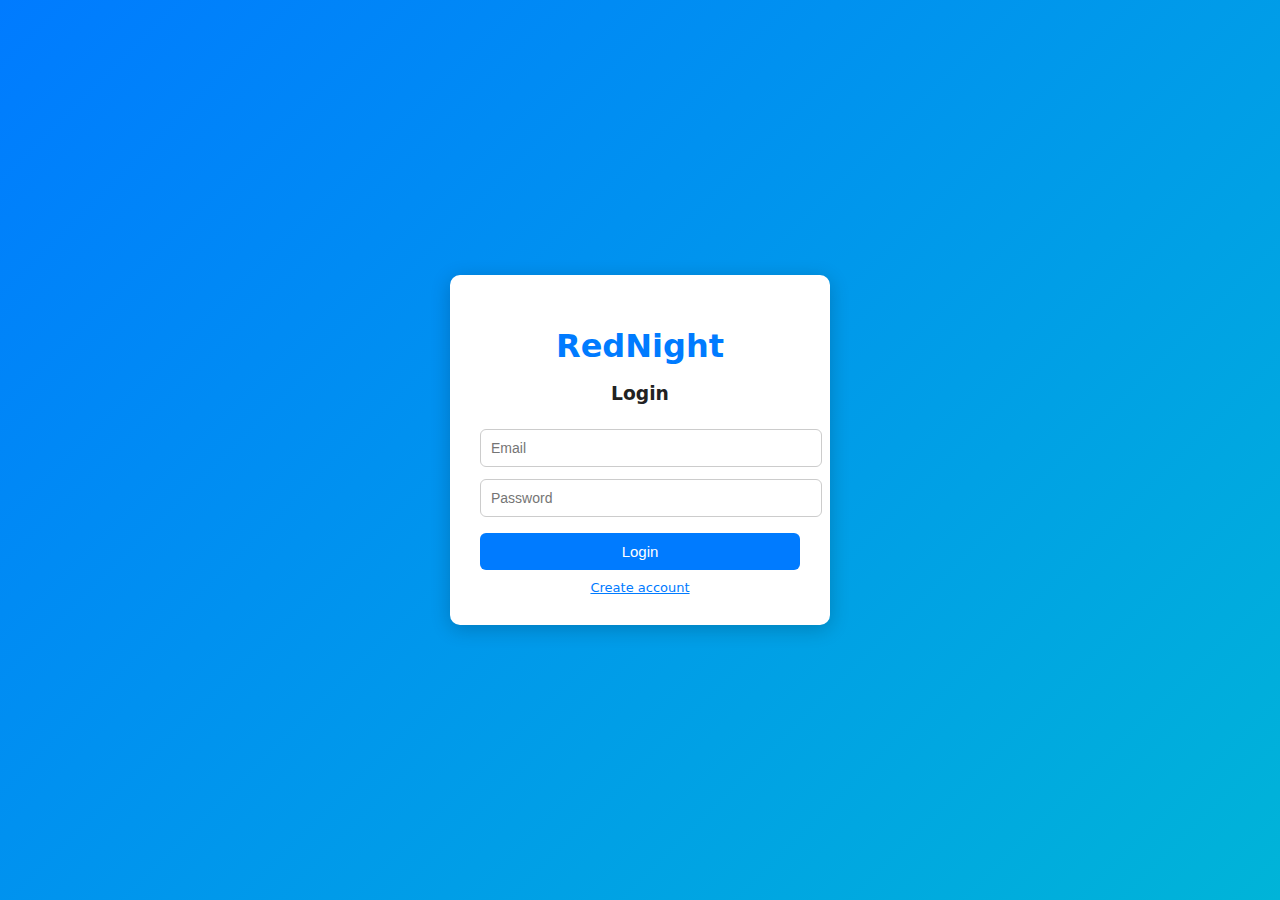
<file: index.html>
<!doctype html>
<html lang="en">

<head>
    <meta charset="utf-8" />
    <meta name="viewport" content="width=device-width,initial-scale=1" />
    <title>RedNight — Sign In</title>
    <style>
        body {
            font-family: "Inter", system-ui, sans-serif;
            background: linear-gradient(135deg, #007bff, #00b4d8);
            color: #fff;
            display: flex;
            align-items: center;
            justify-content: center;
            height: 100vh;
            margin: 0;
        }

        .card {
            background: #fff;
            color: #222;
            border-radius: 10px;
            padding: 30px;
            width: 320px;
            box-shadow: 0 4px 20px rgba(0, 0, 0, 0.2);
            text-align: center;
        }

        h1 {
            margin-bottom: 10px;
            color: #007bff;
        }

        input {
            width: 100%;
            padding: 10px;
            margin: 6px 0;
            border: 1px solid #ccc;
            border-radius: 6px;
            font-size: 14px;
        }

        button {
            background: #007bff;
            color: #fff;
            border: none;
            border-radius: 6px;
            padding: 10px;
            width: 100%;
            font-size: 15px;
            margin-top: 10px;
            cursor: pointer;
        }

        button:hover {
            background: #0056d2;
        }

        .link {
            font-size: 13px;
            margin-top: 10px;
            display: block;
            color: #007bff;
            cursor: pointer;
            text-decoration: underline;
        }

        .error {
            color: red;
            font-size: 13px;
            margin-top: 6px;
        }

        .success {
            color: green;
            font-size: 13px;
            margin-top: 6px;
        }
    </style>
</head>

<body>

    <!-- LOGIN -->
    <div class="card" id="loginCard">
        <h1>RedNight</h1>
        <h3>Login</h3>
        <input id="loginEmail" type="email" placeholder="Email" />
        <input id="loginPass" type="password" placeholder="Password" />
        <button onclick="login()">Login</button>
        <span class="link" onclick="showRegister()">Create account</span>
        <div id="loginMsg"></div>
    </div>

    <!-- REGISTER -->
    <div class="card" id="registerCard" style="display:none;">
        <h1>Register</h1>
        <input id="regEmail" type="email" placeholder="Enter email" />
        <input id="regPass" type="password" placeholder="Choose password" />
        <input id="regPass2" type="password" placeholder="Repeat password" />
        <button onclick="register()">Register</button>
        <span class="link" onclick="showLogin()">Back to login</span>
        <div id="regMsg"></div>
    </div>

    <script>
        // keys in localStorage
        const EMAIL_USERS_KEY = "emailUsers";       // { email: { passwordHash, createdAt } }
        const CURRENT_EMAIL_KEY = "currentUserEmail";

        function showRegister() {
            document.getElementById('loginCard').style.display = 'none';
            document.getElementById('registerCard').style.display = 'block';
        }
        function showLogin() {
            document.getElementById('registerCard').style.display = 'none';
            document.getElementById('loginCard').style.display = 'block';
        }

        function getEmailUsers() {
            try {
                return JSON.parse(localStorage.getItem(EMAIL_USERS_KEY) || "{}");
            } catch (e) {
                return {};
            }
        }

        function setEmailUsers(obj) {
            localStorage.setItem(EMAIL_USERS_KEY, JSON.stringify(obj));
        }

        // Hash password using Web Crypto API (SHA-256)
        async function hashPassword(password) {
            const encoder = new TextEncoder();
            const data = encoder.encode(password);
            const buf = await crypto.subtle.digest("SHA-256", data);
            const bytes = Array.from(new Uint8Array(buf));
            return bytes.map(b => b.toString(16).padStart(2, "0")).join("");
        }

        async function register() {
            const email = document.getElementById('regEmail').value.trim().toLowerCase();
            const pass = document.getElementById('regPass').value;
            const pass2 = document.getElementById('regPass2').value;
            const msg = document.getElementById('regMsg');

            msg.textContent = "";
            msg.className = "";

            if (!email || !pass || !pass2) {
                msg.textContent = "All fields are required.";
                msg.className = "error";
                return;
            }

            if (pass.length < 4) {
                msg.textContent = "Password must be at least 6 characters.";
                msg.className = "error";
                return;
            }

            if (pass !== pass2) {
                msg.textContent = "Passwords do not match.";
                msg.className = "error";
                return;
            }

            const existing = getEmailUsers();
            if (existing[email]) {
                msg.textContent = "An account with this email already exists.";
                msg.className = "error";
                return;
            }

            const hash = await hashPassword(pass);
            existing[email] = {
                passwordHash: hash,
                createdAt: new Date().toISOString()
            };
            setEmailUsers(existing);

            msg.textContent = "Account created successfully!";
            msg.className = "success";

            // auto-fill login email
            document.getElementById('loginEmail').value = email;
        }

        async function login() {
            const email = document.getElementById('loginEmail').value.trim().toLowerCase();
            const pass = document.getElementById('loginPass').value;
            const msg = document.getElementById('loginMsg');

            msg.textContent = "";
            msg.className = "";

            const existing = getEmailUsers();
            const user = existing[email];

            if (!user) {
                msg.textContent = "No account found with that email.";
                msg.className = "error";
                return;
            }

            const hash = await hashPassword(pass);
            if (hash !== user.passwordHash) {
                msg.textContent = "Invalid email or password.";
                msg.className = "error";
                return;
            }

            // store current logged-in email
            localStorage.setItem(CURRENT_EMAIL_KEY, email);

            msg.textContent = "Login successful! Redirecting...";
            msg.className = "success";
            setTimeout(() => {
                // change this if your main page has a different name
                window.location.href = "main.html";
            }, 800);
        }
    </script>

</body>

</html>
</file>
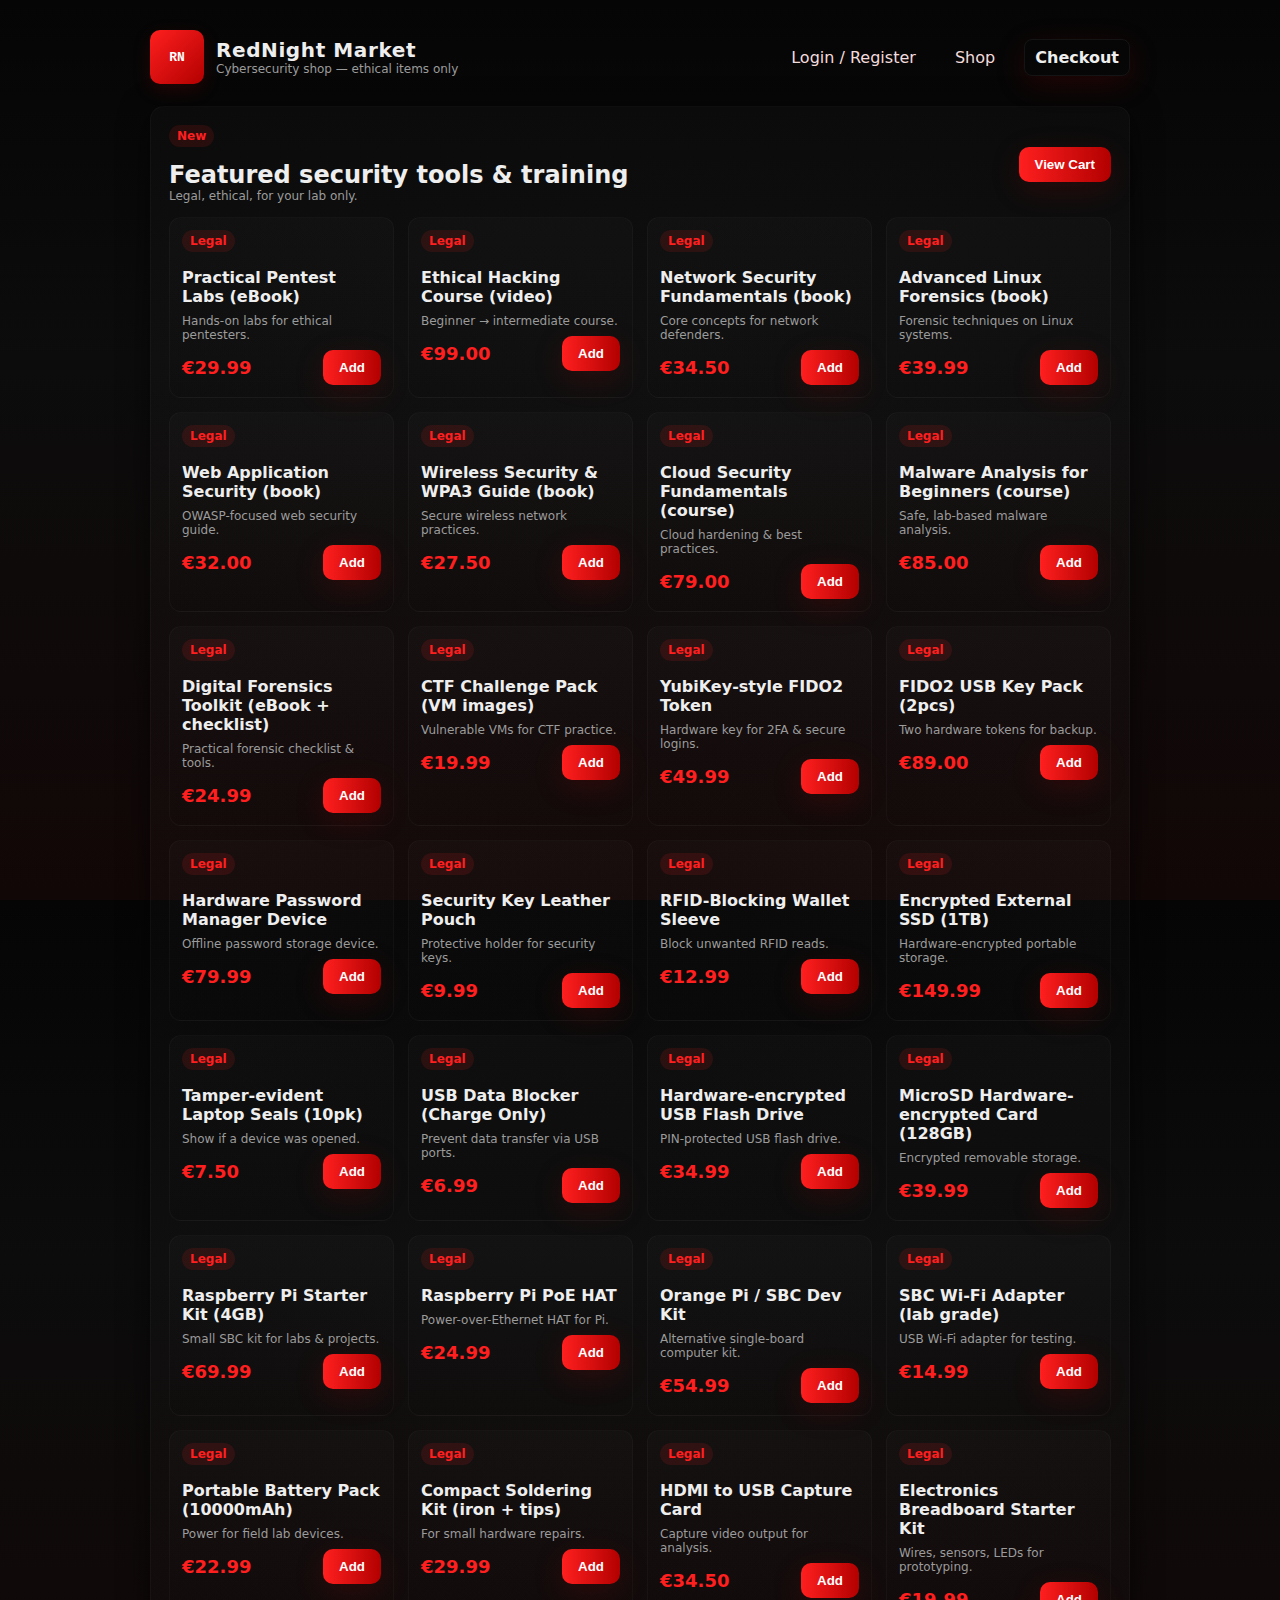
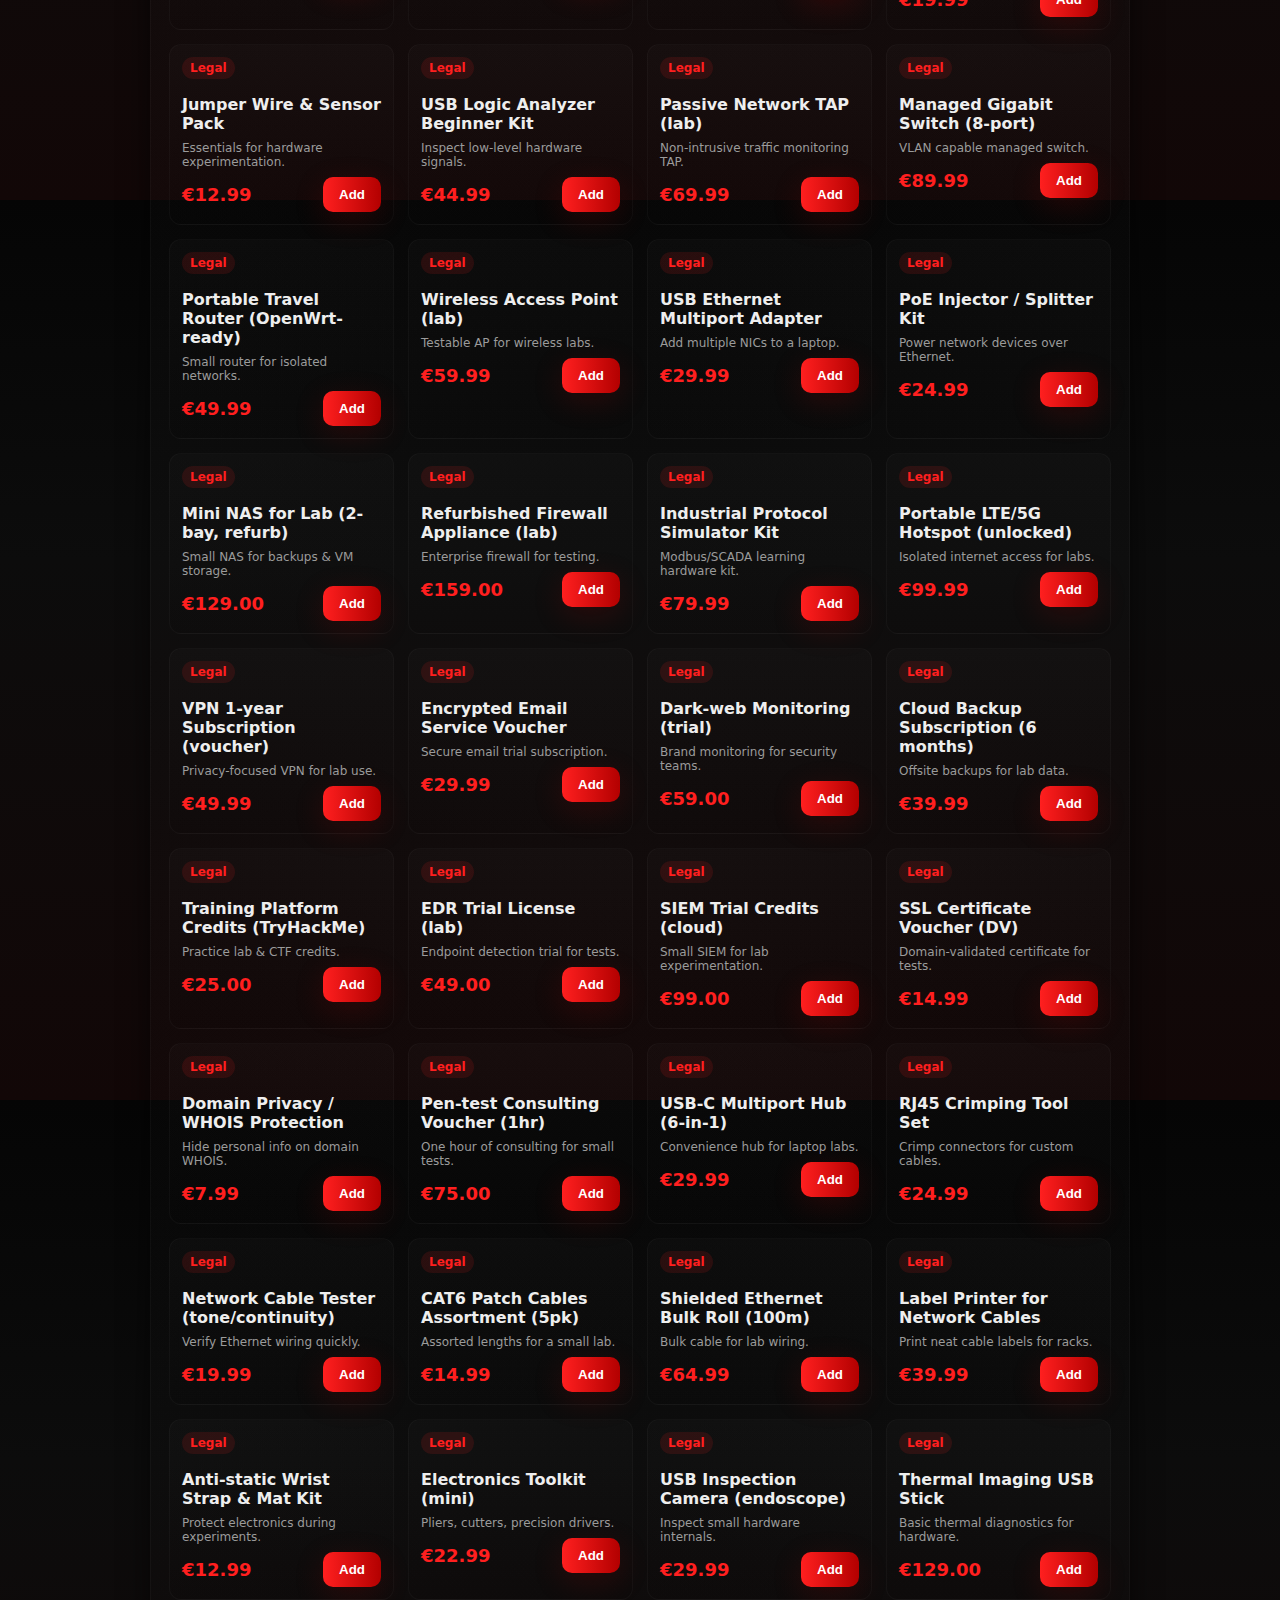
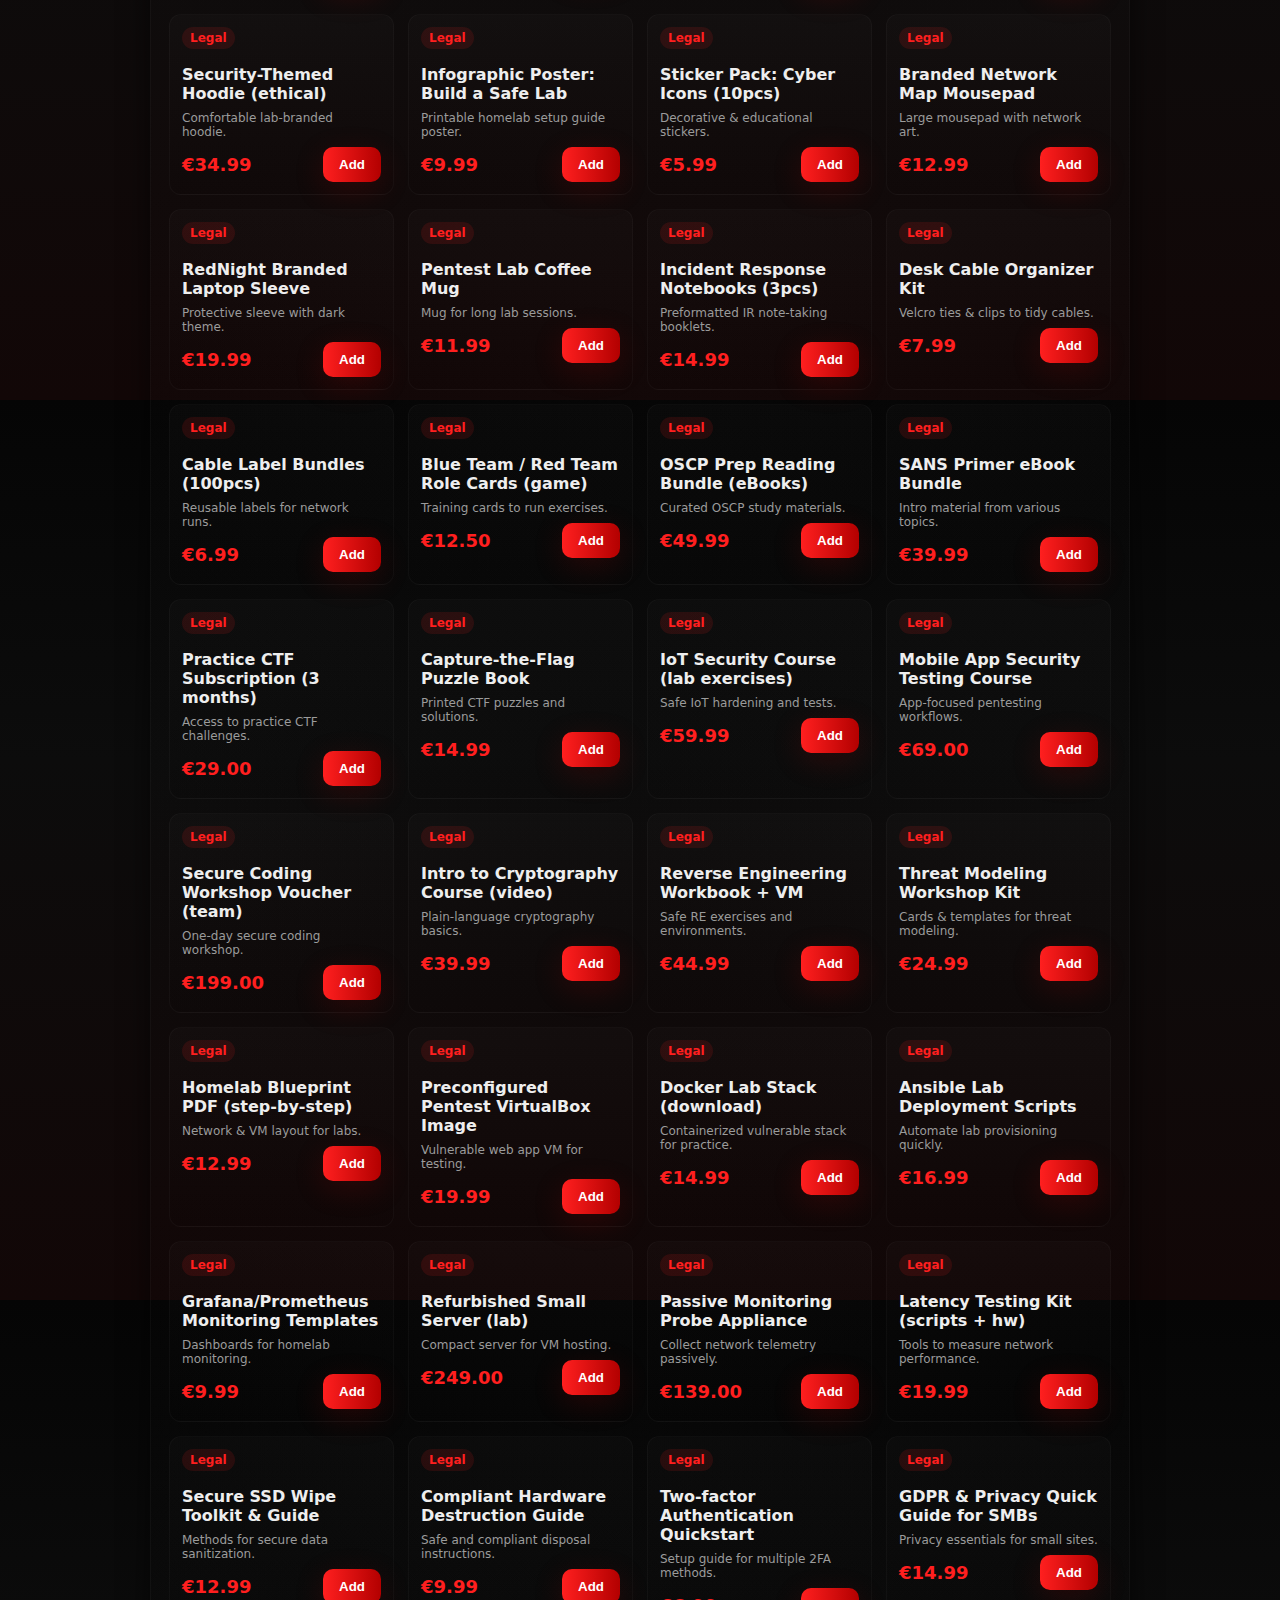
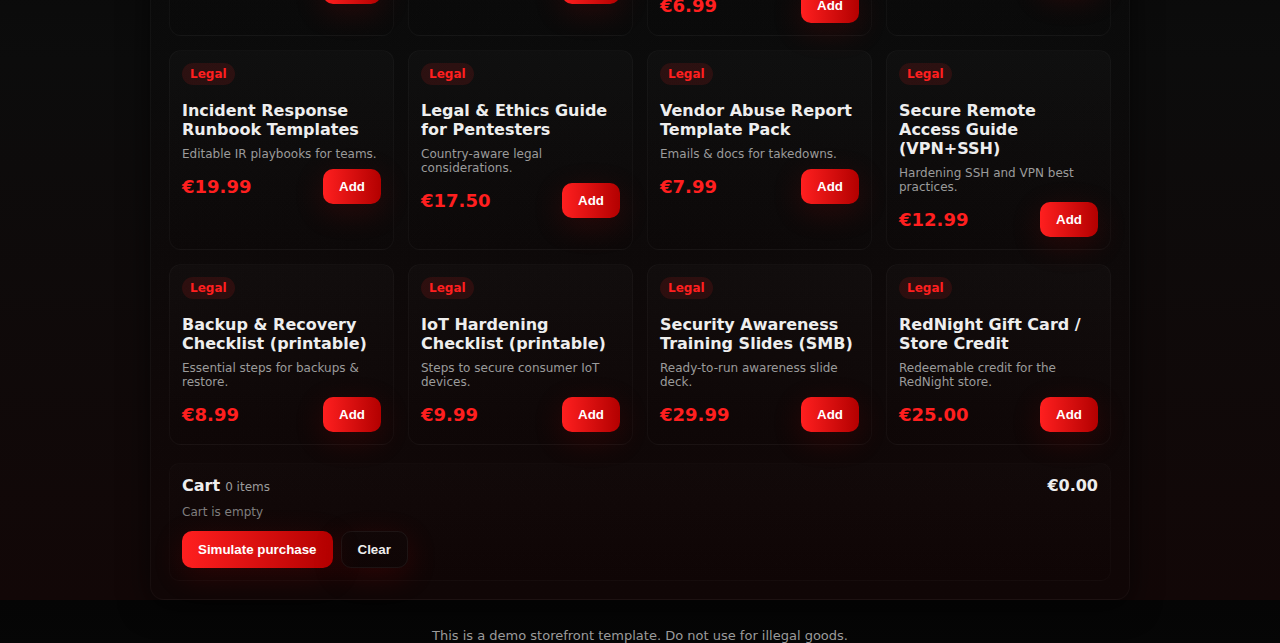
<file: websites/index.html>
<!doctype html>
<html lang="en">
<head>
<meta charset="utf-8" />
<meta name="viewport" content="width=device-width,initial-scale=1" />
<title>RedNight Market — Shop</title>
<style>
:root{
  --bg:#070607; --panel:#0f0d0f; --accent1:#ff1f1f; --accent2:#b30000;
  --muted:#9b9b9b; --card-shadow: 0 6px 30px rgba(0,0,0,0.6); --radius:14px;
  font-family: "Inter", Roboto, system-ui, -apple-system, "Segoe UI", Arial;
}
*{box-sizing:border-box} html,body{height:100%}
body{
  margin:0; background: linear-gradient(180deg,#050505 0%, #0c0c0c 40%, #120707 100%);
  color:#eee; -webkit-font-smoothing:antialiased; -moz-osx-font-smoothing:grayscale; padding:30px;
}
.container{max-width:980px;margin:0 auto}
.header{display:flex;align-items:center;justify-content:space-between;gap:16px;margin-bottom:22px}
.brand{display:flex;align-items:center;gap:12px}
.logo{height:54px;width:54px;border-radius:10px;background: linear-gradient(135deg,var(--accent1),var(--accent2));
  display:flex;align-items:center;justify-content:center;font-weight:800;color:white;box-shadow: 0 6px 18px rgba(179,0,0,0.18);font-family:monospace}
.site-title{font-size:20px;font-weight:700;letter-spacing:0.6px}
.nav a{color:#f3dcdc;text-decoration:none;margin-left:14px;padding:8px 10px;border-radius:8px}
.nav a:hover{background:rgba(255,31,31,0.08)}
.card{background:linear-gradient(180deg, rgba(255,255,255,0.02), rgba(0,0,0,0.06));border-radius:var(--radius);padding:18px;box-shadow:var(--card-shadow);border:1px solid rgba(255,255,255,0.03)}
label{display:block;font-size:12px;color:var(--muted);margin-bottom:6px}
input,textarea,select{width:100%;padding:10px 12px;border-radius:10px;border:1px solid rgba(255,255,255,0.05);background:transparent;color:#fff;outline:none;font-size:14px}
input:focus{box-shadow:0 0 0 3px rgba(255,31,31,0.08);border-color:rgba(255,31,31,0.3)}
.btn{display:inline-block;padding:10px 16px;border-radius:10px;background:linear-gradient(90deg,var(--accent1),var(--accent2));color:white;font-weight:700;border:none;cursor:pointer;box-shadow:0 8px 30px rgba(179,0,0,0.18)}
.btn.ghost{background:transparent;border:1px solid rgba(255,255,255,0.06);color:#eee}
.btn:active{transform:translateY(1px)}
.products{display:grid;grid-template-columns:repeat(auto-fill,minmax(220px,1fr));gap:14px;margin-top:14px}
.product{padding:12px;border-radius:12px;background:linear-gradient(180deg, rgba(255,255,255,0.02), rgba(0,0,0,0.04));border:1px solid rgba(255,255,255,0.03)}
.product .title{font-weight:700;margin:8px 0}
.product .price{color:var(--accent1);font-weight:800;font-size:18px}
.badge{display:inline-block;padding:4px 8px;border-radius:999px;background:rgba(255,31,31,0.12);color:var(--accent1);font-weight:700;font-size:12px;margin-bottom:8px}
.cart{margin-top:18px;padding:12px;border-radius:10px;background:linear-gradient(180deg, rgba(255,255,255,0.01), rgba(0,0,0,0.03));border:1px solid rgba(255,255,255,0.02)}
.small{font-size:12px;color:var(--muted)} .center{display:flex;align-items:center;justify-content:center}
.footer{margin-top:28px;color:var(--muted);text-align:center;font-size:13px}
a.btn{ text-decoration:none }
</style>
</head>
<body>
  <div class="container">
    <header class="header">
      <div class="brand">
        <div class="logo">RN</div>
        <div>
          <div class="site-title">RedNight Market</div>
          <div class="small">Cybersecurity shop — ethical items only</div>
        </div>
      </div>
      <nav class="nav">
        <a href="login.html" target="_blank">Login / Register</a>
        <a href="shop.html">Shop</a>
        <a href="#" class="btn ghost" onclick="document.getElementById('cartBox').scrollIntoView({behavior:'smooth'});return false;">Checkout</a>
      </nav>
    </header>

    <main class="card">
      <div style="display:flex;align-items:center;justify-content:space-between;gap:12px;flex-wrap:wrap">
        <div>
          <div class="badge">New</div>
          <h2 style="margin:6px 0 0 0">Featured security tools & training</h2>
          <div class="small">Legal, ethical, for your lab only.</div>
        </div>
        <div class="center">
          <button class="btn" onclick="document.getElementById('cartBox').scrollIntoView({behavior:'smooth'})">View Cart</button>
        </div>
      </div>

      <section class="products" id="productList"></section>

      <div class="cart" id="cartBox">
        <div style="display:flex;align-items:center;justify-content:space-between">
          <div><strong>Cart</strong> <span id="cartCount" class="small">0 items</span></div>
          <div><strong id="cartTotal">€0.00</strong></div>
        </div>
        <div id="cartItems" style="margin-top:10px"></div>
        <div style="margin-top:12px;display:flex;gap:8px">
          <button class="btn" onclick="simulatePurchase()">Simulate purchase</button>
          <button class="btn ghost" onclick="clearCart()">Clear</button>
        </div>
      </div>
    </main>

    <footer class="footer">This is a demo storefront template. Do not use for illegal goods.</footer>
  </div>

<script>
/* Inline demo JS (no external files) */
  const PRODUCTS = [
    { id: "p1", title: "Practical Pentest Labs (eBook)", price: 29.99, desc: "Hands-on labs for ethical pentesters." },
    { id: "p2", title: "Ethical Hacking Course (video)", price: 99.00, desc: "Beginner → intermediate course." },
    { id: "p3", title: "Network Security Fundamentals (book)", price: 34.50, desc: "Core concepts for network defenders." },
    { id: "p4", title: "Advanced Linux Forensics (book)", price: 39.99, desc: "Forensic techniques on Linux systems." },
    { id: "p5", title: "Web Application Security (book)", price: 32.00, desc: "OWASP-focused web security guide." },
    { id: "p6", title: "Wireless Security & WPA3 Guide (book)", price: 27.50, desc: "Secure wireless network practices." },
    { id: "p7", title: "Cloud Security Fundamentals (course)", price: 79.00, desc: "Cloud hardening & best practices." },
    { id: "p8", title: "Malware Analysis for Beginners (course)", price: 85.00, desc: "Safe, lab-based malware analysis." },
    { id: "p9", title: "Digital Forensics Toolkit (eBook + checklist)", price: 24.99, desc: "Practical forensic checklist & tools." },
    { id: "p10", title: "CTF Challenge Pack (VM images)", price: 19.99, desc: "Vulnerable VMs for CTF practice." },
    { id: "p11", title: "YubiKey-style FIDO2 Token", price: 49.99, desc: "Hardware key for 2FA & secure logins." },
    { id: "p12", title: "FIDO2 USB Key Pack (2pcs)", price: 89.00, desc: "Two hardware tokens for backup." },
    { id: "p13", title: "Hardware Password Manager Device", price: 79.99, desc: "Offline password storage device." },
    { id: "p14", title: "Security Key Leather Pouch", price: 9.99, desc: "Protective holder for security keys." },
    { id: "p15", title: "RFID-Blocking Wallet Sleeve", price: 12.99, desc: "Block unwanted RFID reads." },
    { id: "p16", title: "Encrypted External SSD (1TB)", price: 149.99, desc: "Hardware-encrypted portable storage." },
    { id: "p17", title: "Tamper-evident Laptop Seals (10pk)", price: 7.50, desc: "Show if a device was opened." },
    { id: "p18", title: "USB Data Blocker (Charge Only)", price: 6.99, desc: "Prevent data transfer via USB ports." },
    { id: "p19", title: "Hardware-encrypted USB Flash Drive", price: 34.99, desc: "PIN-protected USB flash drive." },
    { id: "p20", title: "MicroSD Hardware-encrypted Card (128GB)", price: 39.99, desc: "Encrypted removable storage." },
    { id: "p21", title: "Raspberry Pi Starter Kit (4GB)", price: 69.99, desc: "Small SBC kit for labs & projects." },
    { id: "p22", title: "Raspberry Pi PoE HAT", price: 24.99, desc: "Power-over-Ethernet HAT for Pi." },
    { id: "p23", title: "Orange Pi / SBC Dev Kit", price: 54.99, desc: "Alternative single-board computer kit." },
    { id: "p24", title: "SBC Wi-Fi Adapter (lab grade)", price: 14.99, desc: "USB Wi-Fi adapter for testing." },
    { id: "p25", title: "Portable Battery Pack (10000mAh)", price: 22.99, desc: "Power for field lab devices." },
    { id: "p26", title: "Compact Soldering Kit (iron + tips)", price: 29.99, desc: "For small hardware repairs." },
    { id: "p27", title: "HDMI to USB Capture Card", price: 34.50, desc: "Capture video output for analysis." },
    { id: "p28", title: "Electronics Breadboard Starter Kit", price: 19.99, desc: "Wires, sensors, LEDs for prototyping." },
    { id: "p29", title: "Jumper Wire & Sensor Pack", price: 12.99, desc: "Essentials for hardware experimentation." },
    { id: "p30", title: "USB Logic Analyzer Beginner Kit", price: 44.99, desc: "Inspect low-level hardware signals." },
    { id: "p31", title: "Passive Network TAP (lab)", price: 69.99, desc: "Non-intrusive traffic monitoring TAP." },
    { id: "p32", title: "Managed Gigabit Switch (8-port)", price: 89.99, desc: "VLAN capable managed switch." },
    { id: "p33", title: "Portable Travel Router (OpenWrt-ready)", price: 49.99, desc: "Small router for isolated networks." },
    { id: "p34", title: "Wireless Access Point (lab)", price: 59.99, desc: "Testable AP for wireless labs." },
    { id: "p35", title: "USB Ethernet Multiport Adapter", price: 29.99, desc: "Add multiple NICs to a laptop." },
    { id: "p36", title: "PoE Injector / Splitter Kit", price: 24.99, desc: "Power network devices over Ethernet." },
    { id: "p37", title: "Mini NAS for Lab (2-bay, refurb)", price: 129.00, desc: "Small NAS for backups & VM storage." },
    { id: "p38", title: "Refurbished Firewall Appliance (lab)", price: 159.00, desc: "Enterprise firewall for testing." },
    { id: "p39", title: "Industrial Protocol Simulator Kit", price: 79.99, desc: "Modbus/SCADA learning hardware kit." },
    { id: "p40", title: "Portable LTE/5G Hotspot (unlocked)", price: 99.99, desc: "Isolated internet access for labs." },
    { id: "p41", title: "VPN 1-year Subscription (voucher)", price: 49.99, desc: "Privacy-focused VPN for lab use." },
    { id: "p42", title: "Encrypted Email Service Voucher", price: 29.99, desc: "Secure email trial subscription." },
    { id: "p43", title: "Dark-web Monitoring (trial)", price: 59.00, desc: "Brand monitoring for security teams." },
    { id: "p44", title: "Cloud Backup Subscription (6 months)", price: 39.99, desc: "Offsite backups for lab data." },
    { id: "p45", title: "Training Platform Credits (TryHackMe)", price: 25.00, desc: "Practice lab & CTF credits." },
    { id: "p46", title: "EDR Trial License (lab)", price: 49.00, desc: "Endpoint detection trial for tests." },
    { id: "p47", title: "SIEM Trial Credits (cloud)", price: 99.00, desc: "Small SIEM for lab experimentation." },
    { id: "p48", title: "SSL Certificate Voucher (DV)", price: 14.99, desc: "Domain-validated certificate for tests." },
    { id: "p49", title: "Domain Privacy / WHOIS Protection", price: 7.99, desc: "Hide personal info on domain WHOIS." },
    { id: "p50", title: "Pen-test Consulting Voucher (1hr)", price: 75.00, desc: "One hour of consulting for small tests." },
    { id: "p51", title: "USB-C Multiport Hub (6-in-1)", price: 29.99, desc: "Convenience hub for laptop labs." },
    { id: "p52", title: "RJ45 Crimping Tool Set", price: 24.99, desc: "Crimp connectors for custom cables." },
    { id: "p53", title: "Network Cable Tester (tone/continuity)", price: 19.99, desc: "Verify Ethernet wiring quickly." },
    { id: "p54", title: "CAT6 Patch Cables Assortment (5pk)", price: 14.99, desc: "Assorted lengths for a small lab." },
    { id: "p55", title: "Shielded Ethernet Bulk Roll (100m)", price: 64.99, desc: "Bulk cable for lab wiring." },
    { id: "p56", title: "Label Printer for Network Cables", price: 39.99, desc: "Print neat cable labels for racks." },
    { id: "p57", title: "Anti-static Wrist Strap & Mat Kit", price: 12.99, desc: "Protect electronics during experiments." },
    { id: "p58", title: "Electronics Toolkit (mini)", price: 22.99, desc: "Pliers, cutters, precision drivers." },
    { id: "p59", title: "USB Inspection Camera (endoscope)", price: 29.99, desc: "Inspect small hardware internals." },
    { id: "p60", title: "Thermal Imaging USB Stick", price: 129.00, desc: "Basic thermal diagnostics for hardware." },
    { id: "p61", title: "Security-Themed Hoodie (ethical)", price: 34.99, desc: "Comfortable lab-branded hoodie." },
    { id: "p62", title: "Infographic Poster: Build a Safe Lab", price: 9.99, desc: "Printable homelab setup guide poster." },
    { id: "p63", title: "Sticker Pack: Cyber Icons (10pcs)", price: 5.99, desc: "Decorative & educational stickers." },
    { id: "p64", title: "Branded Network Map Mousepad", price: 12.99, desc: "Large mousepad with network art." },
    { id: "p65", title: "RedNight Branded Laptop Sleeve", price: 19.99, desc: "Protective sleeve with dark theme." },
    { id: "p66", title: "Pentest Lab Coffee Mug", price: 11.99, desc: "Mug for long lab sessions." },
    { id: "p67", title: "Incident Response Notebooks (3pcs)", price: 14.99, desc: "Preformatted IR note-taking booklets." },
    { id: "p68", title: "Desk Cable Organizer Kit", price: 7.99, desc: "Velcro ties & clips to tidy cables." },
    { id: "p69", title: "Cable Label Bundles (100pcs)", price: 6.99, desc: "Reusable labels for network runs." },
    { id: "p70", title: "Blue Team / Red Team Role Cards (game)", price: 12.50, desc: "Training cards to run exercises." },
    { id: "p71", title: "OSCP Prep Reading Bundle (eBooks)", price: 49.99, desc: "Curated OSCP study materials." },
    { id: "p72", title: "SANS Primer eBook Bundle", price: 39.99, desc: "Intro material from various topics." },
    { id: "p73", title: "Practice CTF Subscription (3 months)", price: 29.00, desc: "Access to practice CTF challenges." },
    { id: "p74", title: "Capture-the-Flag Puzzle Book", price: 14.99, desc: "Printed CTF puzzles and solutions." },
    { id: "p75", title: "IoT Security Course (lab exercises)", price: 59.99, desc: "Safe IoT hardening and tests." },
    { id: "p76", title: "Mobile App Security Testing Course", price: 69.00, desc: "App-focused pentesting workflows." },
    { id: "p77", title: "Secure Coding Workshop Voucher (team)", price: 199.00, desc: "One-day secure coding workshop." },
    { id: "p78", title: "Intro to Cryptography Course (video)", price: 39.99, desc: "Plain-language cryptography basics." },
    { id: "p79", title: "Reverse Engineering Workbook + VM", price: 44.99, desc: "Safe RE exercises and environments." },
    { id: "p80", title: "Threat Modeling Workshop Kit", price: 24.99, desc: "Cards & templates for threat modeling." },
    { id: "p81", title: "Homelab Blueprint PDF (step-by-step)", price: 12.99, desc: "Network & VM layout for labs." },
    { id: "p82", title: "Preconfigured Pentest VirtualBox Image", price: 19.99, desc: "Vulnerable web app VM for testing." },
    { id: "p83", title: "Docker Lab Stack (download)", price: 14.99, desc: "Containerized vulnerable stack for practice." },
    { id: "p84", title: "Ansible Lab Deployment Scripts", price: 16.99, desc: "Automate lab provisioning quickly." },
    { id: "p85", title: "Grafana/Prometheus Monitoring Templates", price: 9.99, desc: "Dashboards for homelab monitoring." },
    { id: "p86", title: "Refurbished Small Server (lab)", price: 249.00, desc: "Compact server for VM hosting." },
    { id: "p87", title: "Passive Monitoring Probe Appliance", price: 139.00, desc: "Collect network telemetry passively." },
    { id: "p88", title: "Latency Testing Kit (scripts + hw)", price: 19.99, desc: "Tools to measure network performance." },
    { id: "p89", title: "Secure SSD Wipe Toolkit & Guide", price: 12.99, desc: "Methods for secure data sanitization." },
    { id: "p90", title: "Compliant Hardware Destruction Guide", price: 9.99, desc: "Safe and compliant disposal instructions." },
    { id: "p91", title: "Two-factor Authentication Quickstart", price: 6.99, desc: "Setup guide for multiple 2FA methods." },
    { id: "p92", title: "GDPR & Privacy Quick Guide for SMBs", price: 14.99, desc: "Privacy essentials for small sites." },
    { id: "p93", title: "Incident Response Runbook Templates", price: 19.99, desc: "Editable IR playbooks for teams." },
    { id: "p94", title: "Legal & Ethics Guide for Pentesters", price: 17.50, desc: "Country-aware legal considerations." },
    { id: "p95", title: "Vendor Abuse Report Template Pack", price: 7.99, desc: "Emails & docs for takedowns." },
    { id: "p96", title: "Secure Remote Access Guide (VPN+SSH)", price: 12.99, desc: "Hardening SSH and VPN best practices." },
    { id: "p97", title: "Backup & Recovery Checklist (printable)", price: 8.99, desc: "Essential steps for backups & restore." },
    { id: "p98", title: "IoT Hardening Checklist (printable)", price: 9.99, desc: "Steps to secure consumer IoT devices." },
    { id: "p99", title: "Security Awareness Training Slides (SMB)", price: 29.99, desc: "Ready-to-run awareness slide deck." },
    { id: "p100", title: "RedNight Gift Card / Store Credit", price: 25.00, desc: "Redeemable credit for the RedNight store." }
  ];


function fmtEUR(n){return "€"+n.toFixed(2)}
function cartKey(){return "rn_demo_cart_v1"}

function storageOK(){
  try {
    const k="__t"; localStorage.setItem(k,"1"); localStorage.removeItem(k); return true;
  } catch(e){ return false; }
}

function getCart(){
  if(!storageOK()) return [];
  try { return JSON.parse(localStorage.getItem(cartKey())||"[]") } catch(e){ return [] }
}
function setCart(c){
  if(storageOK()) localStorage.setItem(cartKey(), JSON.stringify(c));
}
function loadProducts(){
  const container = document.getElementById("productList");
  if(!container) return;
  container.innerHTML = "";
  PRODUCTS.forEach(p=>{
    const el = document.createElement("div");
    el.className = "product";
    el.innerHTML = `<div class="badge">Legal</div>
      <div class="title">${p.title}</div>
      <div class="small">${p.desc}</div>
      <div style="margin-top:8px;display:flex;align-items:center;justify-content:space-between">
        <div class="price">${fmtEUR(p.price)}</div>
        <div><button class="btn" onclick='addToCart("${p.id}")'>Add</button></div>
      </div>`;
    container.appendChild(el);
  });
}
function addToCart(id){
  const c = getCart(); c.push(id); setCart(c); updateCartUI();
}
function removeFromCart(i){
  const c = getCart(); c.splice(i,1); setCart(c); updateCartUI();
}
function clearCart(){
  if(storageOK()) localStorage.removeItem(cartKey());
  updateCartUI();
}
function updateCartUI(){
  const items = document.getElementById("cartItems");
  const count = document.getElementById("cartCount");
  const total = document.getElementById("cartTotal");
  if(!items) return;

  const c = getCart();
  count.innerText = `${c.length} items`;
  let html = "", sum = 0;
  c.forEach((id, idx)=>{
    const p = PRODUCTS.find(x=>x.id===id); if(!p) return;
    sum += p.price;
    html += `<div style="display:flex;justify-content:space-between;padding:6px 0;border-bottom:1px dashed rgba(255,255,255,0.06)">
      <div><strong>${p.title}</strong><div class="small">${fmtEUR(p.price)}</div></div>
      <div><button class="small btn ghost" onclick='removeFromCart(${idx})'>Remove</button></div>
    </div>`;
  });
  items.innerHTML = html || `<div class="small" style="opacity:0.8">Cart is empty</div>`;
  total.innerText = fmtEUR(sum);
}
function simulatePurchase(){
  
  clearCart();
}

document.addEventListener("DOMContentLoaded", ()=>{
  loadProducts();
  updateCartUI();
});
</script>
</body>
</html>
</file>
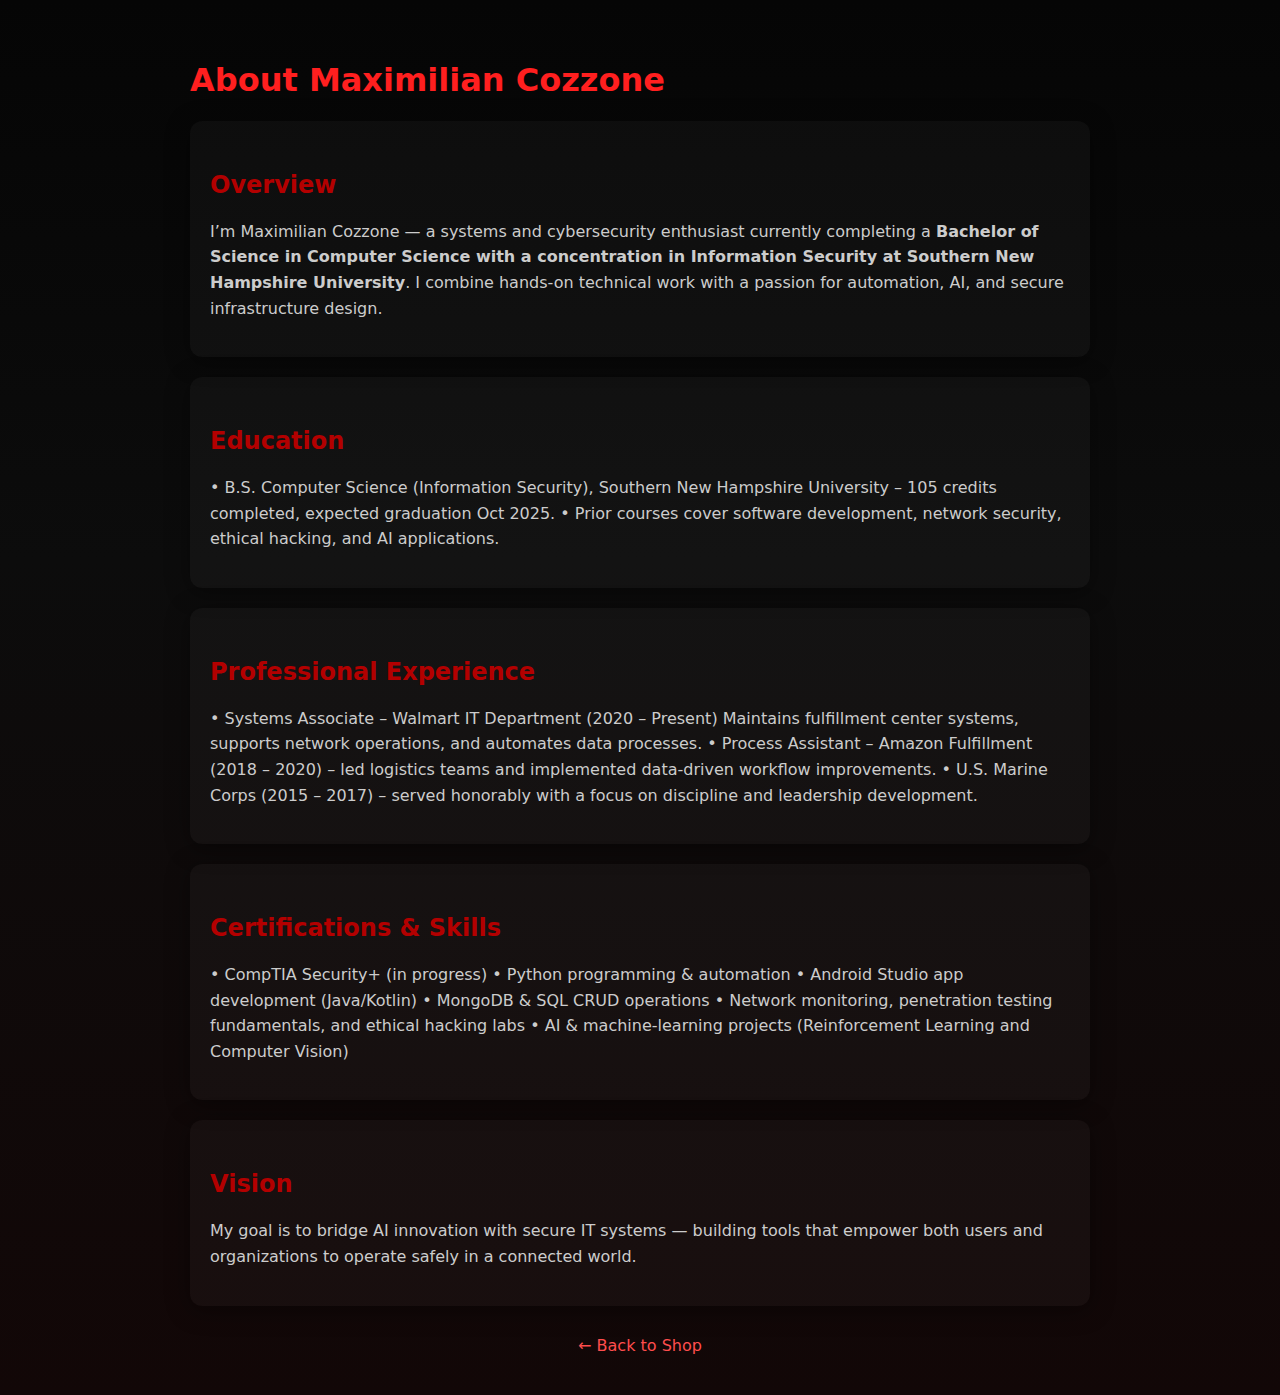
<file: About.html>
<!DOCTYPE html>
<html lang="en">

<head>
    <meta charset="utf-8" />
    <meta name="viewport" content="width=device-width,initial-scale=1" />
    <title>About – RedNight Market</title>
    <style>
        body {
            margin: 0;
            font-family: "Inter", system-ui, Arial;
            background: linear-gradient(180deg, #050505 0%, #0c0c0c 40%, #120707 100%);
            color: #eee;
            padding: 40px;
        }

        .container {
            max-width: 900px;
            margin: auto;
        }

        h1 {
            color: #ff1f1f;
            font-size: 2em;
        }

        h2 {
            color: #b30000;
            margin-top: 30px;
        }

        p {
            line-height: 1.6;
            color: #ccc;
        }

        .section {
            background: rgba(255, 255, 255, 0.03);
            border-radius: 12px;
            padding: 20px;
            margin-top: 20px;
            box-shadow: 0 4px 25px rgba(0, 0, 0, 0.4);
        }

        a {
            color: #ff4d4d;
            text-decoration: none;
        }
    </style>
</head>

<body>
    <div class="container">
        <h1>About Maximilian Cozzone</h1>

        <div class="section">
            <h2>Overview</h2>
            <p>I’m Maximilian Cozzone — a systems and cybersecurity enthusiast currently completing a <strong>Bachelor
                    of Science in Computer Science with a concentration in Information Security at Southern New
                    Hampshire University</strong>.
                I combine hands-on technical work with a passion for automation, AI, and secure infrastructure design.
            </p>
        </div>

        <div class="section">
            <h2>Education</h2>
            <p>• B.S. Computer Science (Information Security), Southern New Hampshire University – 105 credits
                completed, expected graduation Oct 2025.
                • Prior courses cover software development, network security, ethical hacking, and AI applications.</p>
        </div>

        <div class="section">
            <h2>Professional Experience</h2>
            <p>• Systems Associate – Walmart IT Department (2020 – Present)
                Maintains fulfillment center systems, supports network operations, and automates data processes.
                • Process Assistant – Amazon Fulfillment (2018 – 2020) – led logistics teams and implemented data-driven
                workflow improvements.
                • U.S. Marine Corps (2015 – 2017) – served honorably with a focus on discipline and leadership
                development.</p>
        </div>

        <div class="section">
            <h2>Certifications & Skills</h2>
            <p>• CompTIA Security+ (in progress)
                • Python programming & automation
                • Android Studio app development (Java/Kotlin)
                • MongoDB & SQL CRUD operations
                • Network monitoring, penetration testing fundamentals, and ethical hacking labs
                • AI & machine-learning projects (Reinforcement Learning and Computer Vision)</p>
        </div>

        <div class="section">
            <h2>Vision</h2>
            <p>My goal is to bridge AI innovation with secure IT systems — building tools that empower both users and
                organizations to operate safely in a connected world.</p>
        </div>

        <div style="text-align:center;margin-top:30px;">
            <a href="index.html">← Back to Shop</a>
        </div>
    </div>
</body>


</html>
</file>
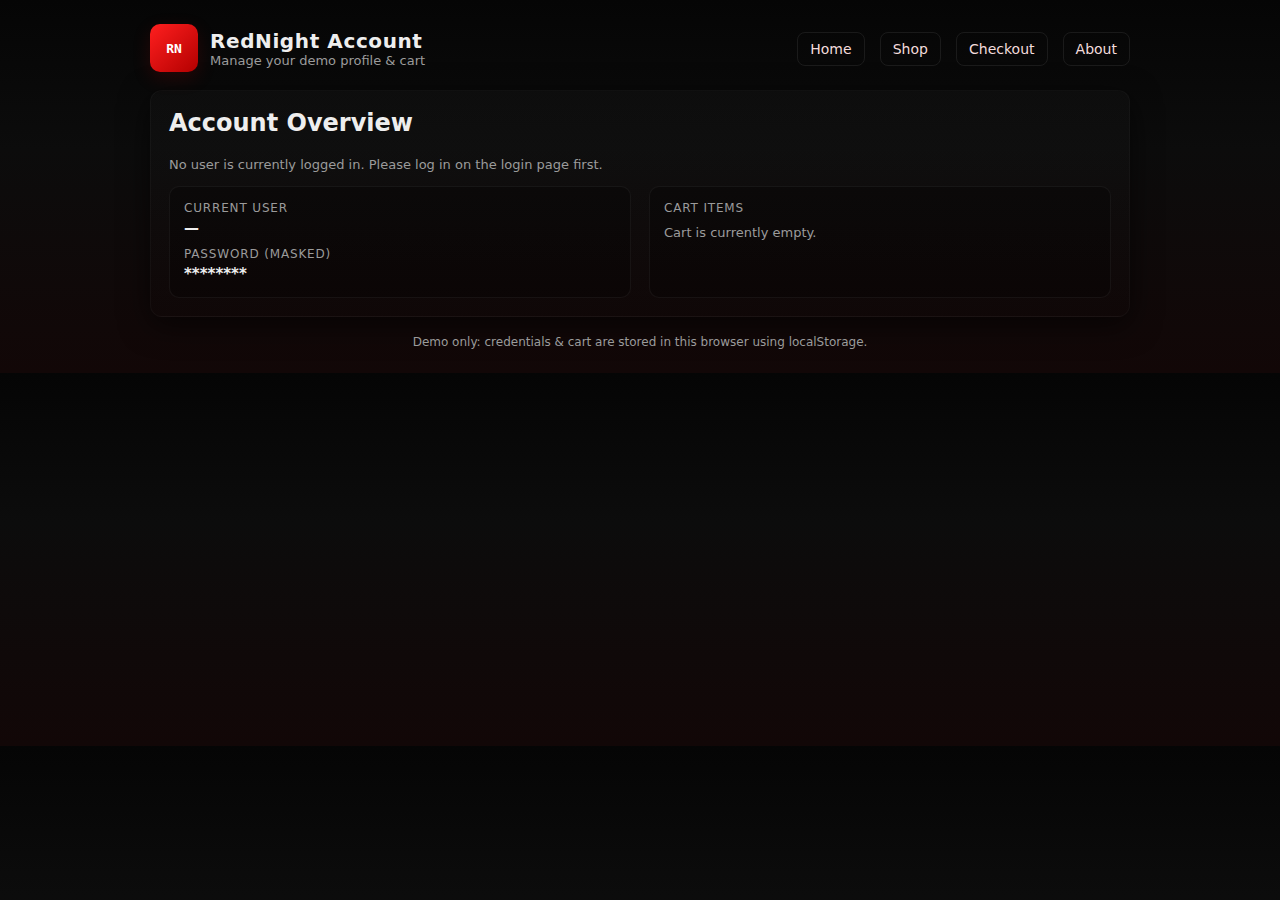
<file: account.html>
<!doctype html>
<html lang="en">

<head>
    <meta charset="utf-8" />
    <meta name="viewport" content="width=device-width,initial-scale=1" />
    <title>RedNight — Account</title>
    <style>
        :root {
            --bg: #070607;
            --panel: #0f0d0f;
            --accent1: #ff1f1f;
            --accent2: #b30000;
            --muted: #9b9b9b;
            --radius: 12px;
            --card-shadow: 0 8px 30px rgba(0, 0, 0, 0.6);
            font-family: "Inter", system-ui, -apple-system, "Segoe UI", Arial;
        }

        * {
            box-sizing: border-box
        }

        body {
            margin: 0;
            background: linear-gradient(180deg, #050505 0%, #0c0c0c 40%, #120707 100%);
            color: #eee;
            padding: 24px;
        }

        .wrap {
            max-width: 980px;
            margin: 0 auto
        }

        .header {
            display: flex;
            align-items: center;
            justify-content: space-between;
            gap: 16px;
            margin-bottom: 18px;
        }

        .brand {
            display: flex;
            align-items: center;
            gap: 12px
        }

        .logo {
            height: 48px;
            width: 48px;
            border-radius: 10px;
            background: linear-gradient(135deg, var(--accent1), var(--accent2));
            display: flex;
            align-items: center;
            justify-content: center;
            font-weight: 800;
            color: white;
            font-family: monospace;
            box-shadow: 0 6px 18px rgba(179, 0, 0, 0.18);
        }

        .site-title {
            font-size: 20px;
            font-weight: 700;
            letter-spacing: 0.6px
        }

        .small {
            font-size: 13px;
            color: var(--muted)
        }

        .nav a {
            color: #f3dcdc;
            text-decoration: none;
            margin-left: 10px;
            padding: 8px 12px;
            border-radius: 8px;
            font-size: 14px;
            border: 1px solid rgba(255, 255, 255, 0.08);
        }

        .nav a:hover {
            background: rgba(255, 31, 31, 0.12);
        }

        .card {
            background: linear-gradient(180deg, rgba(255, 255, 255, 0.02), rgba(0, 0, 0, 0.06));
            border-radius: var(--radius);
            padding: 18px;
            box-shadow: var(--card-shadow);
            border: 1px solid rgba(255, 255, 255, 0.03);
        }

        h2 {
            margin-top: 0
        }

        .row {
            display: flex;
            flex-wrap: wrap;
            gap: 18px;
        }

        .panel {
            flex: 1 1 260px;
            background: rgba(0, 0, 0, 0.24);
            border-radius: 10px;
            padding: 14px;
            border: 1px solid rgba(255, 255, 255, 0.05);
        }

        .label {
            font-size: 12px;
            color: var(--muted);
            margin-bottom: 4px;
            text-transform: uppercase;
            letter-spacing: 0.07em
        }

        .value {
            font-size: 15px;
            font-weight: 600
        }

        .cart-list {
            max-height: 220px;
            overflow-y: auto;
            padding-right: 6px;
            margin-top: 6px;
            font-size: 13px;
        }

        .cart-item {
            padding: 6px 0;
            border-bottom: 1px solid rgba(255, 255, 255, 0.08);
        }

        .cart-item:last-child {
            border-bottom: none
        }

        .empty {
            font-size: 13px;
            color: var(--muted);
            margin-top: 4px
        }

        footer {
            margin-top: 18px;
            text-align: center;
            font-size: 12px;
            color: var(--muted);
        }
    </style>
</head>

<body>
    <div class="wrap">
        <header class="header">
            <div class="brand">
                <div class="logo">RN</div>
                <div>
                    <div class="site-title">RedNight Account</div>
                    <div class="small">Manage your demo profile & cart</div>
                </div>
            </div>
            <nav class="nav">
                <!-- case-sensitive targets, exactly as you asked -->
                <a href="main.html">Home</a>
                <a href="shop.html">Shop</a>
                <a href="index.html#cartBox">Checkout</a>
                <a href="About.html">About</a>
            </nav>
        </header>

        <main class="card">
            <h2>Account Overview</h2>
            <div class="small" id="loginStateMsg"></div>

            <div class="row" style="margin-top:14px">
                <section class="panel">
                    <div class="label">Current user</div>
                    <div class="value" id="currentUserValue">—</div>

                    <div style="margin-top:10px">
                        <div class="label">Password (masked)</div>
                        <div class="value" id="maskedPassValue">********</div>
                    </div>
                </section>

                <section class="panel">
                    <div class="label">Cart items</div>
                    <div class="cart-list" id="cartList"></div>
                </section>
            </div>
        </main>

        <footer>
            Demo only: credentials & cart are stored in this browser using localStorage.
        </footer>
    </div>

    <script>
        const CART_KEY = "rn_demo_cart_v1";

        function getUsers() {
            try { return JSON.parse(localStorage.getItem("users") || "{}"); }
            catch (e) { return {}; }
        }
        function getCurrentUser() {
            return localStorage.getItem("currentUser") || null;
        }
        function getCart() {
            try { return JSON.parse(localStorage.getItem(CART_KEY) || "[]"); }
            catch (e) { return []; }
        }

        function maskPassword(p) {
            if (!p) return "********";
            const first = p.slice(0, 3);
            const restLen = Math.max(0, p.length - 3);
            return first + "*".repeat(restLen);
        }

        function renderAccount() {
            const users = getUsers();
            const user = getCurrentUser();
            const loginState = document.getElementById("loginStateMsg");
            const userEl = document.getElementById("currentUserValue");
            const passEl = document.getElementById("maskedPassValue");
            const cartEl = document.getElementById("cartList");

            if (!user) {
                loginState.textContent = "No user is currently logged in. Please log in on the login page first.";
                userEl.textContent = "—";
                passEl.textContent = "********";
            } else {
                loginState.textContent = "You are logged in as: " + user;
                userEl.textContent = user;

                const pass = users[user] || "";
                passEl.textContent = maskPassword(pass);
            }

            const cart = getCart();
            cartEl.innerHTML = "";
            if (!cart.length) {
                cartEl.innerHTML = '<div class="empty">Cart is currently empty.</div>';
            } else {
                cart.forEach((id, idx) => {
                    const div = document.createElement("div");
                    div.className = "cart-item";
                    div.textContent = (idx + 1) + ". Item ID: " + id;
                    cartEl.appendChild(div);
                });
            }
        }

        document.addEventListener("DOMContentLoaded", renderAccount);
    </script>
</body>


</html>
</file>
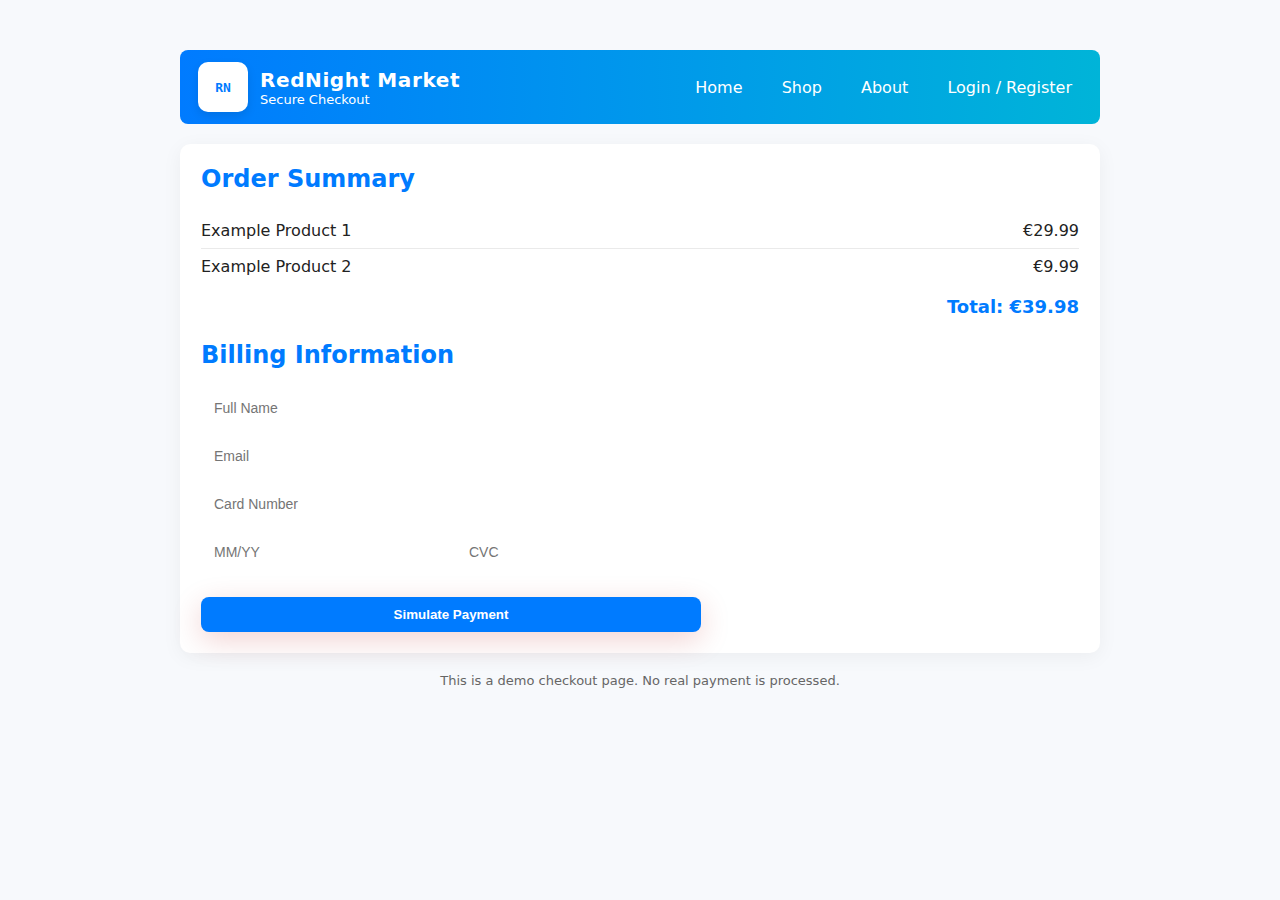
<file: checkout.html>
<!doctype html>
<html lang="en">

<head>
    <meta charset="utf-8" />
    <meta name="viewport" content="width=device-width,initial-scale=1" />
    <title>RedNight — Checkout</title>
    <link rel="stylesheet" href="styles.css">
    <style>
        /* Light theme overrides */
        body {
            margin: 0;
            font-family: "Inter", system-ui, sans-serif;
            background: #f7f9fc;
            color: #222;
        }

        .container {
            max-width: 960px;
            margin: 0 auto;
            padding: 20px;
        }

        header.header {
            display: flex;
            align-items: center;
            justify-content: space-between;
            background: linear-gradient(90deg, #007bff, #00b4d8);
            color: #fff;
            padding: 12px 18px;
            border-radius: 8px;
            margin-bottom: 20px;
        }

        .brand {
            display: flex;
            align-items: center;
            gap: 12px;
        }

        .logo {
            height: 50px;
            width: 50px;
            border-radius: 10px;
            background: #fff;
            color: #007bff;
            font-weight: 800;
            display: flex;
            align-items: center;
            justify-content: center;
            box-shadow: 0 4px 10px rgba(0, 0, 0, 0.1);
            font-family: monospace;
        }

        .site-title {
            font-size: 20px;
            font-weight: 700;
        }

        nav.nav a {
            color: #fff;
            text-decoration: none;
            margin-left: 14px;
            font-weight: 500;
            transition: opacity 0.2s;
        }

        nav.nav a:hover {
            opacity: 0.8;
        }

        main.card {
            background: #fff;
            border-radius: 10px;
            box-shadow: 0 4px 20px rgba(0, 0, 0, 0.05);
            padding: 20px;
        }

        h2 {
            color: #007bff;
            margin-top: 0;
        }

        .summary-item {
            display: flex;
            justify-content: space-between;
            padding: 8px 0;
            border-bottom: 1px solid #eaeaea;
        }

        .summary-item:last-child {
            border-bottom: none;
        }

        .total {
            text-align: right;
            font-size: 18px;
            font-weight: 700;
            margin-top: 12px;
            color: #007bff;
        }

        .btn {
            background: #007bff;
            color: #fff;
            border: none;
            padding: 10px 16px;
            border-radius: 8px;
            font-weight: 600;
            cursor: pointer;
            margin-top: 16px;
        }

        .btn:hover {
            background: #0056d2;
        }

        footer.footer {
            text-align: center;
            font-size: 13px;
            color: #666;
            margin-top: 20px;
        }
    </style>
</head>

<body>
    <div class="container">
        <header class="header">
            <div class="brand">
                <div class="logo">RN</div>
                <div>
                    <div class="site-title">RedNight Market</div>
                    <div style="font-size:13px;">Secure Checkout</div>
                </div>
            </div>
            <nav class="nav">
                <a href="index.html">Home</a>
                <a href="shop.html">Shop</a>
                <a href="about.html">About</a>
                <a href="login.html">Login / Register</a>
            </nav>
        </header>

        <main class="card">
            <h2>Order Summary</h2>
            <div id="checkoutItems">
                <div class="summary-item"><span>Example Product 1</span><span>€29.99</span></div>
                <div class="summary-item"><span>Example Product 2</span><span>€9.99</span></div>
            </div>
            <div class="total">Total: €39.98</div>

            <h2 style="margin-top:24px;">Billing Information</h2>
            <form id="paymentForm" style="display:grid;gap:10px;max-width:500px;">
                <input placeholder="Full Name" required>
                <input placeholder="Email" type="email" required>
                <input placeholder="Card Number" required>
                <div style="display:flex;gap:10px;">
                    <input placeholder="MM/YY" style="flex:1" required>
                    <input placeholder="CVC" style="flex:1" required>
                </div>
                <button class="btn" type="submit">Simulate Payment</button>
            </form>
        </main>

        <footer class="footer">
            This is a demo checkout page. No real payment is processed.
        </footer>
    </div>

    <script src="site.js"></script>
</body>

</html>
</file>
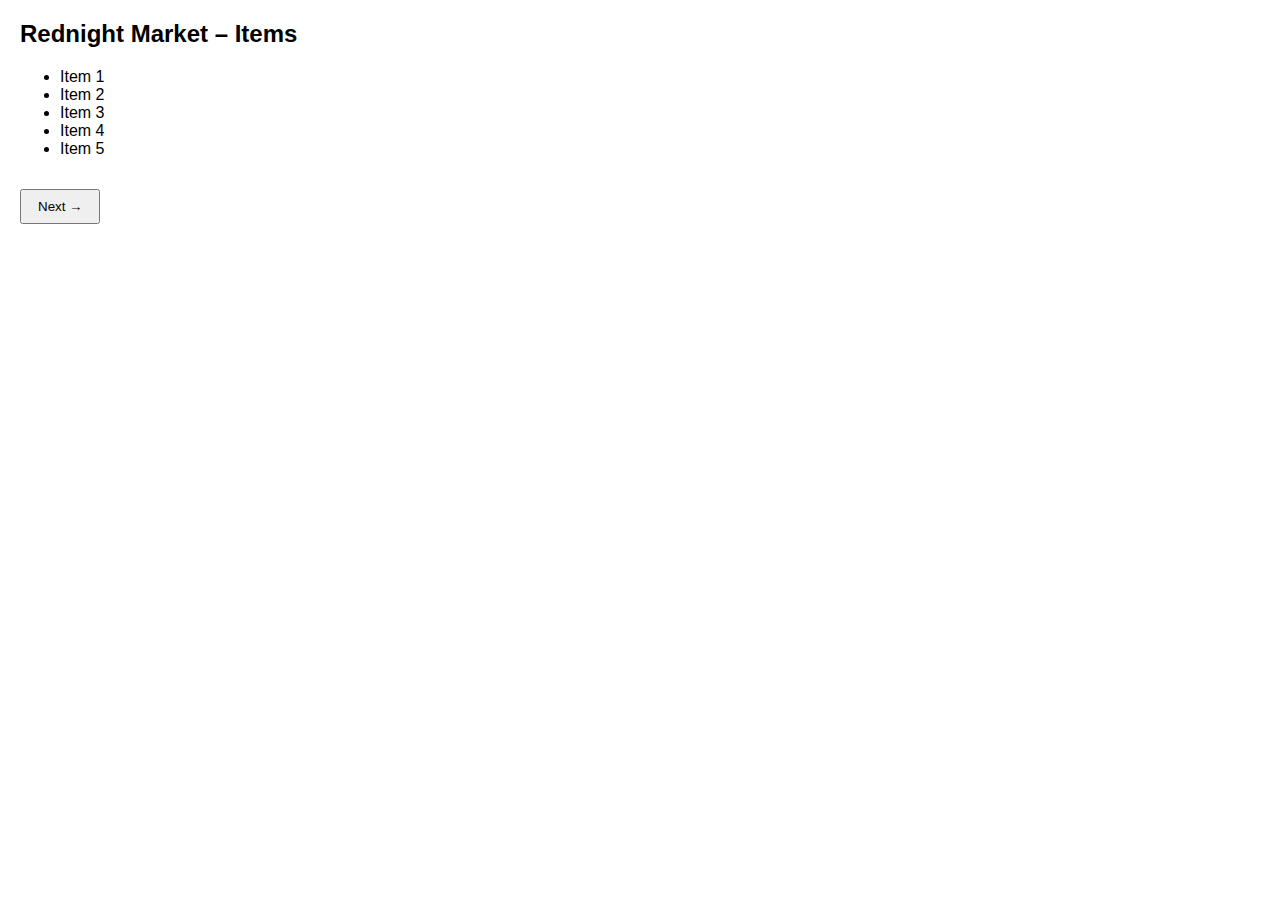
<file: items.html>
<!-- items.html -->
<!DOCTYPE html>
<html lang="en">

<head>
    <meta charset="UTF-8">
    <title>Item List</title>
    <style>
        body {
            font-family: Arial, sans-serif;
            margin: 20px;
        }

        .page {
            display: none;
        }

        .active {
            display: block;
        }

        button {
            margin-top: 15px;
            padding: 8px 16px;
        }
    </style>
</head>

<body>

    <h2>Rednight Market – Items</h2>

    <div id="page1" class="page active">
        <ul>
            <li>Item 1</li>
            <li>Item 2</li>
            <li>Item 3</li>
            <li>Item 4</li>
            <li>Item 5</li>
        </ul>
        <button onclick="nextPage()">Next →</button>
    </div>

    <div id="page2" class="page">
        <ul>
            <li>Item 6</li>
            <li>Item 7</li>
            <li>Item 8</li>
            <li>Item 9</li>
            <li>Item 10</li>
        </ul>
        <button onclick="prevPage()">← Previous</button>
    </div>

    <script>
        function nextPage() {
            document.getElementById('page1').classList.remove('active');
            document.getElementById('page2').classList.add('active');
        }
        function prevPage() {
            document.getElementById('page2').classList.remove('active');
            document.getElementById('page1').classList.add('active');
        }
    </script>

</body>

</html>
</file>
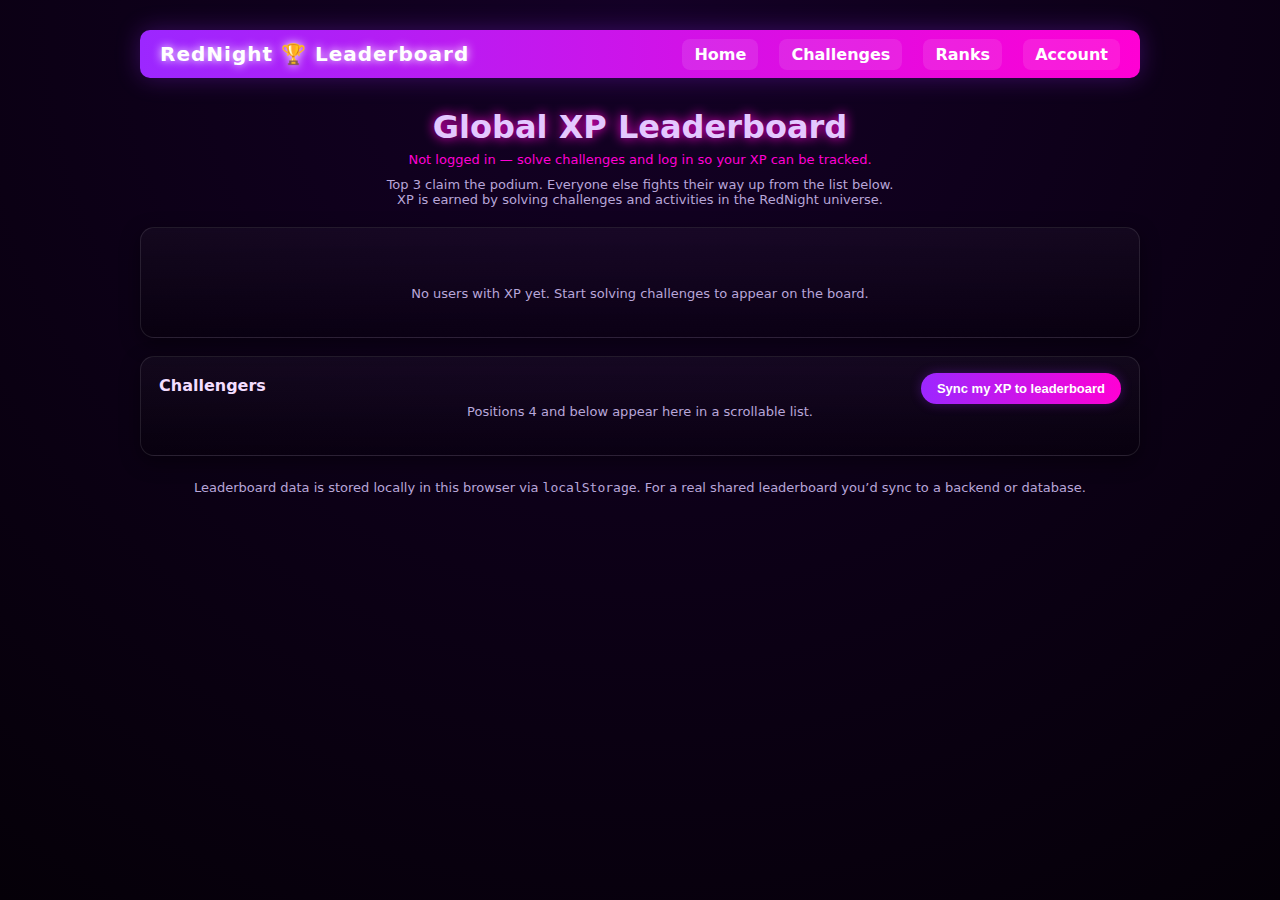
<file: leaderboard.html>
<!doctype html>
<html lang="en">

<head>
    <meta charset="utf-8" />
    <meta name="viewport" content="width=device-width,initial-scale=1" />
    <title>RedNight — Leaderboard</title>
    <style>
        :root {
            --bg: #0b0013;
            --panel: #120022;
            --accent: #9c27ff;
            --accent2: #ff00d4;
            --text: #eae0ff;
            --muted: #b8a6d9;
            --radius: 14px;
            font-family: 'Inter', system-ui, sans-serif;
        }

        * {
            box-sizing: border-box;
        }

        body {
            margin: 0;
            background: radial-gradient(circle at top, #140026 0%, #050008 100%);
            color: var(--text);
            padding: 30px 16px 40px;
            min-height: 100vh;
        }

        header {
            display: flex;
            justify-content: space-between;
            align-items: center;
            background: linear-gradient(90deg, var(--accent), var(--accent2));
            padding: 12px 20px;
            border-radius: 10px;
            margin: 0 auto 30px;
            max-width: 1000px;
            box-shadow: 0 0 25px rgba(156, 39, 255, 0.3);
        }

        .logo {
            font-weight: 800;
            font-size: 20px;
            color: #fff;
            text-shadow: 0 0 10px #fff;
            letter-spacing: 1px;
        }

        nav a {
            color: #fff;
            text-decoration: none;
            margin-left: 16px;
            font-weight: 600;
            padding: 6px 12px;
            border-radius: 8px;
            background: rgba(255, 255, 255, 0.1);
            transition: 0.2s;
        }

        nav a:hover {
            background: rgba(255, 255, 255, 0.25);
        }

        main {
            max-width: 1000px;
            margin: 0 auto;
        }

        h1 {
            text-align: center;
            font-size: 2em;
            color: #e4c8ff;
            margin-bottom: 6px;
            text-shadow: 0 0 12px var(--accent2);
        }

        .small {
            text-align: center;
            color: var(--muted);
            margin-bottom: 20px;
            font-size: 13px;
        }

        #currentUserInfo {
            text-align: center;
            font-size: 13px;
            color: var(--accent2);
            margin-bottom: 10px;
        }

        /* Podium layout */
        .podium-wrapper {
            display: flex;
            justify-content: center;
            align-items: flex-end;
            gap: 16px;
            margin: 20px 0 22px;
        }

        .podium-col {
            flex: 0 0 25%;
            max-width: 200px;
            display: flex;
            flex-direction: column;
            align-items: center;
            text-align: center;
            position: relative;
        }

        .podium-name {
            font-size: 14px;
            margin-bottom: 4px;
        }

        .podium-xp {
            font-size: 13px;
            color: var(--muted);
            margin-bottom: 4px;
        }

        .podium-rank-label {
            font-size: 12px;
            text-transform: uppercase;
            letter-spacing: 0.08em;
            color: rgba(255, 255, 255, 0.8);
            margin-bottom: 3px;
        }

        .podium-block {
            width: 100%;
            border-radius: 10px 10px 0 0;
            background: radial-gradient(circle at top left, rgba(156, 39, 255, 0.7), rgba(0, 0, 0, 0.85));
            box-shadow: 0 0 25px rgba(156, 39, 255, 0.7);
            display: flex;
            align-items: center;
            justify-content: center;
            font-size: 28px;
            font-weight: 800;
            color: #fff;
            position: relative;
            overflow: hidden;
        }

        .podium-block span {
            position: relative;
            z-index: 1;
        }

        .podium-block::before {
            content: "";
            position: absolute;
            inset: 0;
            background: linear-gradient(180deg, rgba(255, 255, 255, 0.12), transparent);
            mix-blend-mode: screen;
            opacity: 0.7;
        }

        /* Different heights */
        .podium-1 .podium-block {
            height: 140px;
        }

        .podium-2 .podium-block {
            height: 110px;
        }

        .podium-3 .podium-block {
            height: 90px;
        }

        .podium-1 .podium-block {
            background: radial-gradient(circle at top, rgba(255, 255, 255, 0.5), rgba(156, 39, 255, 0.9));
        }

        .podium-2 .podium-block {
            background: radial-gradient(circle at top, rgba(200, 200, 255, 0.3), rgba(120, 120, 220, 0.9));
        }

        .podium-3 .podium-block {
            background: radial-gradient(circle at top, rgba(255, 200, 150, 0.3), rgba(180, 120, 60, 0.9));
        }

        /* "Others" list */
        .panel {
            background: linear-gradient(180deg, rgba(255, 255, 255, 0.03), rgba(0, 0, 0, 0.25));
            border-radius: var(--radius);
            border: 1px solid rgba(255, 255, 255, 0.1);
            padding: 16px 18px;
            box-shadow: 0 6px 20px rgba(0, 0, 0, 0.4);
        }

        .panel h2 {
            margin: 0 0 6px 0;
            font-size: 16px;
            color: #f3ddff;
        }

        #othersList {
            max-height: 260px;
            overflow-y: auto;
            margin-top: 8px;
            padding-right: 4px;
        }

        .other-row {
            display: flex;
            justify-content: space-between;
            align-items: center;
            padding: 6px 0;
            border-bottom: 1px solid rgba(255, 255, 255, 0.06);
            font-size: 13px;
        }

        .other-row:last-child {
            border-bottom: none;
        }

        .other-left {
            display: flex;
            align-items: center;
            gap: 6px;
        }

        .other-rank {
            width: 22px;
            text-align: right;
            color: var(--muted);
            font-size: 12px;
        }

        .other-name {
            font-weight: 500;
        }

        .other-xp {
            color: var(--accent);
            font-weight: 600;
        }

        .chip {
            font-size: 11px;
            padding: 2px 6px;
            border-radius: 999px;
            background: rgba(255, 255, 255, 0.1);
            color: var(--muted);
        }

        .empty {
            font-size: 13px;
            color: var(--muted);
            margin-top: 4px;
        }

        .cat-btn {
            background: linear-gradient(90deg, var(--accent), var(--accent2));
            color: white;
            font-weight: 700;
            border: none;
            padding: 8px 16px;
            border-radius: 999px;
            cursor: pointer;
            transition: 0.2s;
            box-shadow: 0 0 12px rgba(156, 39, 255, 0.3);
            font-size: 13px;
        }

        .cat-btn:hover {
            transform: translateY(-1px);
            box-shadow: 0 0 20px rgba(255, 0, 212, 0.5);
        }

        footer {
            text-align: center;
            margin-top: 24px;
            color: var(--muted);
            font-size: 13px;
        }

        @media (max-width: 720px) {
            .podium-wrapper {
                gap: 10px;
            }

            .podium-col {
                flex: 0 0 30%;
            }
        }
    </style>
</head>

<body>
    <header>
        <div class="logo">RedNight 🏆 Leaderboard</div>
        <nav>
            <a href="main.html">Home</a>
            <a href="challenges.html">Challenges</a>
            <a href="rank.html">Ranks</a>
            <a href="account.html">Account</a>
        </nav>
    </header>

    <main>
        <h1>Global XP Leaderboard</h1>
        <div id="currentUserInfo"></div>
        <div class="small">
            Top 3 claim the podium. Everyone else fights their way up from the list below.<br>
            XP is earned by solving challenges and activities in the RedNight universe.
        </div>

        <!-- Podium -->
        <section class="panel" id="podiumPanel">
            <div class="podium-wrapper" id="podiumWrapper">
                <!-- Filled by JS -->
            </div>
            <div class="small" id="noDataMsg" style="display:none;">No users with XP yet. Start solving challenges to
                appear on the board.</div>
        </section>

        <!-- Others -->
        <section class="panel" style="margin-top:18px;">
            <div style="display:flex;justify-content:space-between;align-items:center;gap:10px;flex-wrap:wrap;">
                <h2>Challengers</h2>
                <button class="cat-btn" id="syncBtn">Sync my XP to leaderboard</button>
            </div>
            <div class="small">Positions 4 and below appear here in a scrollable list.</div>
            <div id="othersList"></div>
        </section>
    </main>

    <footer>
        Leaderboard data is stored locally in this browser via <code>localStorage</code>.
        For a real shared leaderboard you’d sync to a backend or database.
    </footer>

    <script>
        const EMAIL_USERS_KEY = "emailUsers";      // { email: { passwordHash, createdAt } }
        const XP_MAP_KEY = "userXPMap";       // { email: xp }
        const CURRENT_EMAIL_KEY = "currentUserEmail";
        const USER_XP_KEY = "userXP";          // global XP from challenges.html

        function getEmailUsers() {
            try { return JSON.parse(localStorage.getItem(EMAIL_USERS_KEY) || "{}"); }
            catch (e) { return {}; }
        }

        function getXpMap() {
            try { return JSON.parse(localStorage.getItem(XP_MAP_KEY) || "{}"); }
            catch (e) { return {}; }
        }

        function setXpMap(map) {
            localStorage.setItem(XP_MAP_KEY, JSON.stringify(map));
        }

        function getCurrentEmail() {
            return localStorage.getItem(CURRENT_EMAIL_KEY) || null;
        }

        function getCurrentUserXP() {
            return parseInt(localStorage.getItem(USER_XP_KEY) || "0", 10);
        }

        function shortNameFromEmail(email) {
            if (!email) return "Unknown";
            const at = email.indexOf("@");
            if (at === -1) return email;
            return email.slice(0, at);
        }

        function syncCurrentUserXP() {
            const email = getCurrentEmail();
            const xp = getCurrentUserXP();
            if (!email) return;
            const map = getXpMap();
            // Only update if higher XP (basic "best-so-far")
            map[email] = Math.max(xp, map[email] || 0);
            setXpMap(map);
        }

        function buildLeaderboard() {
            const users = getEmailUsers();
            const xpMap = getXpMap();
            const entries = [];

            Object.keys(users).forEach(email => {
                const xp = xpMap[email] || 0;
                entries.push({ email, xp });
            });

            entries.sort((a, b) => b.xp - a.xp);

            const podiumWrapper = document.getElementById("podiumWrapper");
            const othersList = document.getElementById("othersList");
            const noDataMsg = document.getElementById("noDataMsg");

            podiumWrapper.innerHTML = "";
            othersList.innerHTML = "";

            if (!entries.length) {
                noDataMsg.style.display = "block";
                return;
            } else {
                noDataMsg.style.display = "none";
            }

            const top3 = entries.slice(0, 3);
            const rest = entries.slice(3);

            // build podium order: [2nd, 1st, 3rd]
            const podiumSlots = [
                { place: 2, data: top3[1], className: "podium-2" },
                { place: 1, data: top3[0], className: "podium-1" },
                { place: 3, data: top3[2], className: "podium-3" }
            ];

            podiumSlots.forEach(slot => {
                if (!slot.data) {
                    // If no data for this slot, skip
                    return;
                }
                const col = document.createElement("div");
                col.className = "podium-col " + slot.className;

                col.innerHTML = `
          <div class="podium-rank-label">#${slot.place}</div>
          <div class="podium-name">${shortNameFromEmail(slot.data.email)}</div>
          <div class="podium-xp">${slot.data.xp} XP</div>
          <div class="podium-block"><span>${slot.place}</span></div>
        `;

                podiumWrapper.appendChild(col);
            });

            // Others list
            if (!rest.length) {
                const div = document.createElement("div");
                div.className = "empty";
                div.textContent = "No additional challengers yet.";
                othersList.appendChild(div);
            } else {
                rest.forEach((entry, idx) => {
                    const row = document.createElement("div");
                    row.className = "other-row";
                    const rankNumber = idx + 4; // because we're in positions 4+

                    row.innerHTML = `
            <div class="other-left">
              <div class="other-rank">#${rankNumber}</div>
              <div class="other-name">${shortNameFromEmail(entry.email)}</div>
              <span class="chip">${entry.email}</span>
            </div>
            <div class="other-xp">${entry.xp} XP</div>
          `;
                    othersList.appendChild(row);
                });
            }
        }

        document.addEventListener("DOMContentLoaded", () => {
            const curEmail = getCurrentEmail();
            const infoEl = document.getElementById("currentUserInfo");
            if (curEmail) {
                infoEl.textContent = `You are logged in as ${curEmail} — your XP will appear here once synced from challenges.`;
            } else {
                infoEl.textContent = "Not logged in — solve challenges and log in so your XP can be tracked.";
            }

            // auto-sync once on load
            syncCurrentUserXP();
            buildLeaderboard();

            document.getElementById("syncBtn").addEventListener("click", () => {
                syncCurrentUserXP();
                buildLeaderboard();
            });
        });
    </script>
</body>

</html>
</file>
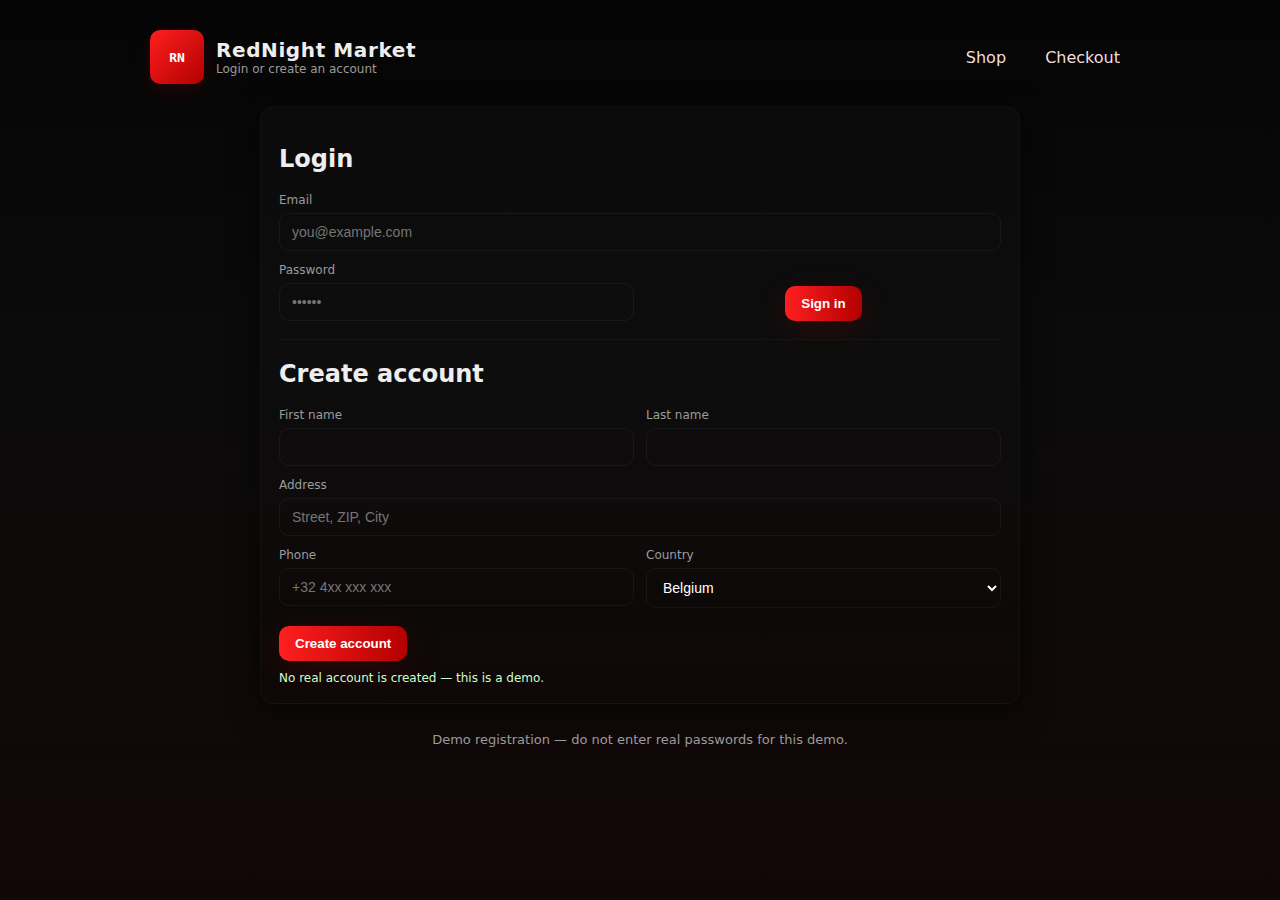
<file: login.html>
<!doctype html>
<html lang="en">

<head>
    <meta charset="utf-8" />
    <meta name="viewport" content="width=device-width,initial-scale=1" />
    <title>RedNight — Login / Register</title>
    <link rel="stylesheet" href="styles.css">
</head>

<body>
    <div class="container">
        <header class="header">
            <div class="brand">
                <div class="logo">RN</div>
                <div>
                    <div class="site-title">RedNight Market</div>
                    <div class="small">Login or create an account</div>
                </div>
            </div>
            <nav class="nav">
                <a href="shop.html">Shop</a>
                <a href="checkout.html">Checkout</a>
            </nav>
        </header>

        <main class="card" style="max-width:760px;margin:auto;">
            <h2>Login</h2>
            <div class="form-grid" style="margin-top:12px">
                <div class="full">
                    <label>Email</label>
                    <input id="loginEmail" type="email" placeholder="you@example.com" />
                </div>
                <div>
                    <label>Password</label>
                    <input id="loginPass" type="password" placeholder="••••••" />
                </div>
                <div class="center" style="align-items:flex-end">
                    <button class="btn" onclick="fakeLogin()">Sign in</button>
                </div>
            </div>

            <hr style="margin:18px 0;border:0;border-top:1px solid rgba(255,255,255,0.03)">

            <h2>Create account</h2>
            <form id="registerForm" onsubmit="event.preventDefault(); registerUser();">
                <div class="form-grid" style="margin-top:8px">
                    <div>
                        <label>First name</label>
                        <input id="firstName" required />
                    </div>
                    <div>
                        <label>Last name</label>
                        <input id="lastName" required />
                    </div>
                    <div class="full">
                        <label>Address</label>
                        <input id="address" placeholder="Street, ZIP, City" />
                    </div>
                    <div>
                        <label>Phone</label>
                        <input id="phone" placeholder="+32 4xx xxx xxx" />
                    </div>
                    <div>
                        <label>Country</label>
                        <select id="country">
                            <option>Belgium</option>
                            <option>Netherlands</option>
                            <option>Germany</option>
                        </select>
                    </div>
                    <div class="full" style="margin-top:6px">
                        <button class="btn" type="submit">Create account</button>
                    </div>
                </div>
            </form>
            <div id="regMsg" class="small" style="margin-top:10px;color:#cfc">No real account is created — this is a
                demo.</div>
        </main>

        <footer class="footer">Demo registration — do not enter real passwords for this demo.</footer>
    </div>

    <script src="site.js"></script>
</body>

</html>
<!DOCTYPE html>
</file>
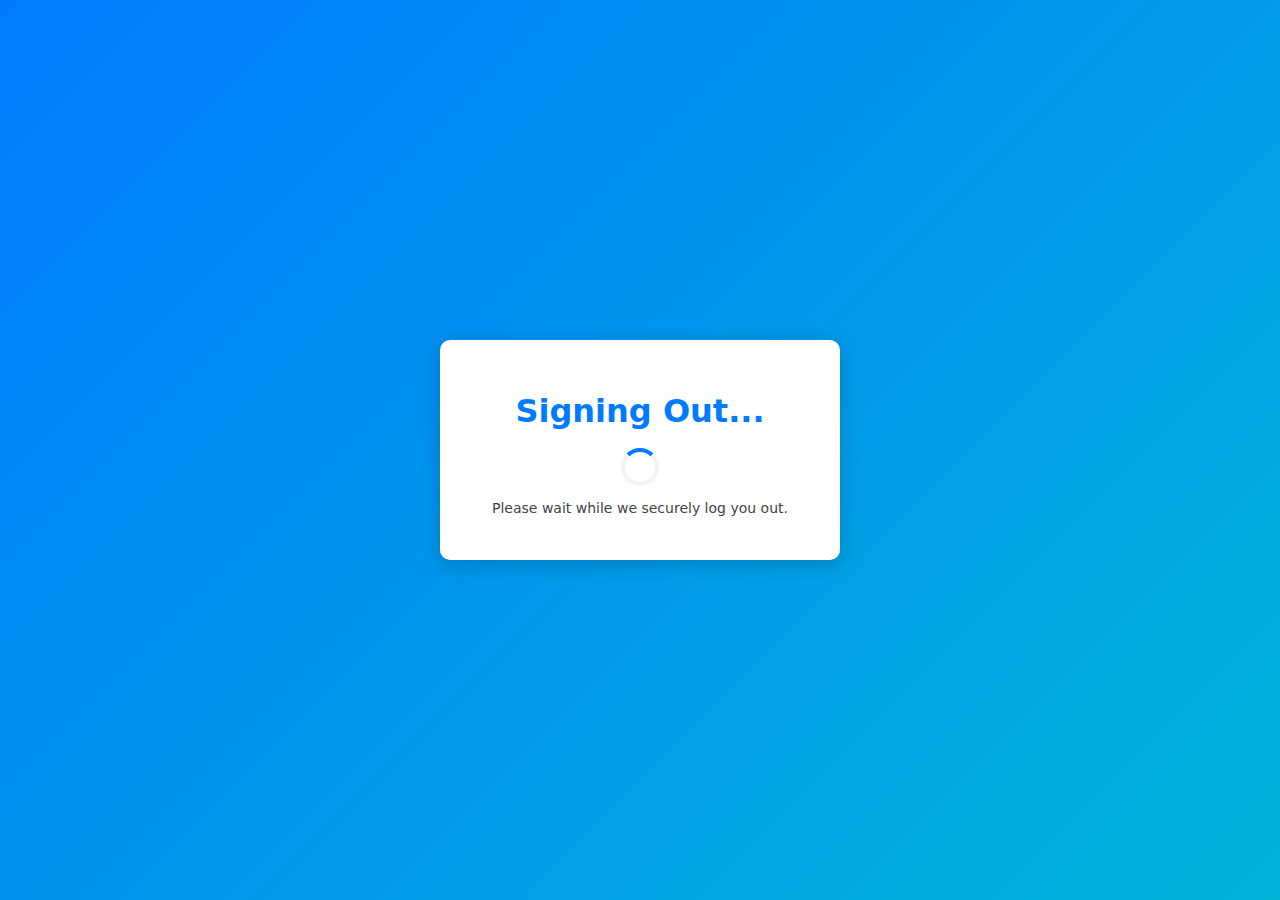
<file: out.html>
<!doctype html>
<html lang="en">

<head>
    <meta charset="utf-8" />
    <meta name="viewport" content="width=device-width,initial-scale=1" />
    <title>RedNight — Sign Out</title>
    <style>
        body {
            font-family: "Inter", system-ui, sans-serif;
            background: linear-gradient(135deg, #007bff, #00b4d8);
            color: #fff;
            display: flex;
            align-items: center;
            justify-content: center;
            height: 100vh;
            margin: 0;
        }

        .card {
            background: #fff;
            color: #222;
            border-radius: 10px;
            padding: 30px;
            width: 340px;
            box-shadow: 0 4px 20px rgba(0, 0, 0, 0.2);
            text-align: center;
            animation: fadeIn 0.4s ease;
        }

        h1 {
            color: #007bff;
            margin-bottom: 10px;
        }

        p {
            font-size: 14px;
            color: #444;
        }

        @keyframes fadeIn {
            from {
                opacity: 0;
                transform: translateY(10px);
            }

            to {
                opacity: 1;
                transform: translateY(0);
            }
        }

        .loader {
            border: 4px solid #f3f3f3;
            border-top: 4px solid #007bff;
            border-radius: 50%;
            width: 30px;
            height: 30px;
            animation: spin 1s linear infinite;
            margin: 18px auto 10px;
        }

        @keyframes spin {
            0% {
                transform: rotate(0deg);
            }

            100% {
                transform: rotate(360deg);
            }
        }

        .btn {
            background: #007bff;
            color: #fff;
            border: none;
            border-radius: 6px;
            padding: 10px 16px;
            cursor: pointer;
            font-weight: 600;
            margin-top: 10px;
        }

        .btn:hover {
            background: #0056d2;
        }
    </style>
</head>

<body>
    <div class="card">
        <h1>Signing Out...</h1>
        <div class="loader"></div>
        <p id="statusText">Please wait while we securely log you out.</p>
        <button class="btn" id="goLogin" style="display:none;" onclick="goToLogin()">Return to Login</button>
    </div>

    <script>
        function goToLogin() {
            window.location.href = "index.html";
        }

        // Perform logout
        (function logout() {
            // Remove all session keys safely
            localStorage.removeItem("currentUser");
            localStorage.removeItem("currentUserEmail");

            // Keep XP, accounts, and leaderboard intact
            // Optionally, clear everything if you want total reset:
            // localStorage.clear();

            const status = document.getElementById("statusText");
            const btn = document.getElementById("goLogin");

            setTimeout(() => {
                status.textContent = "You have been signed out successfully.";
                btn.style.display = "inline-block";
            }, 800);

            // Auto redirect after 3 seconds
            setTimeout(() => {
                goToLogin();
            }, 3000);
        })();
    </script>
</body>

</html>
</file>
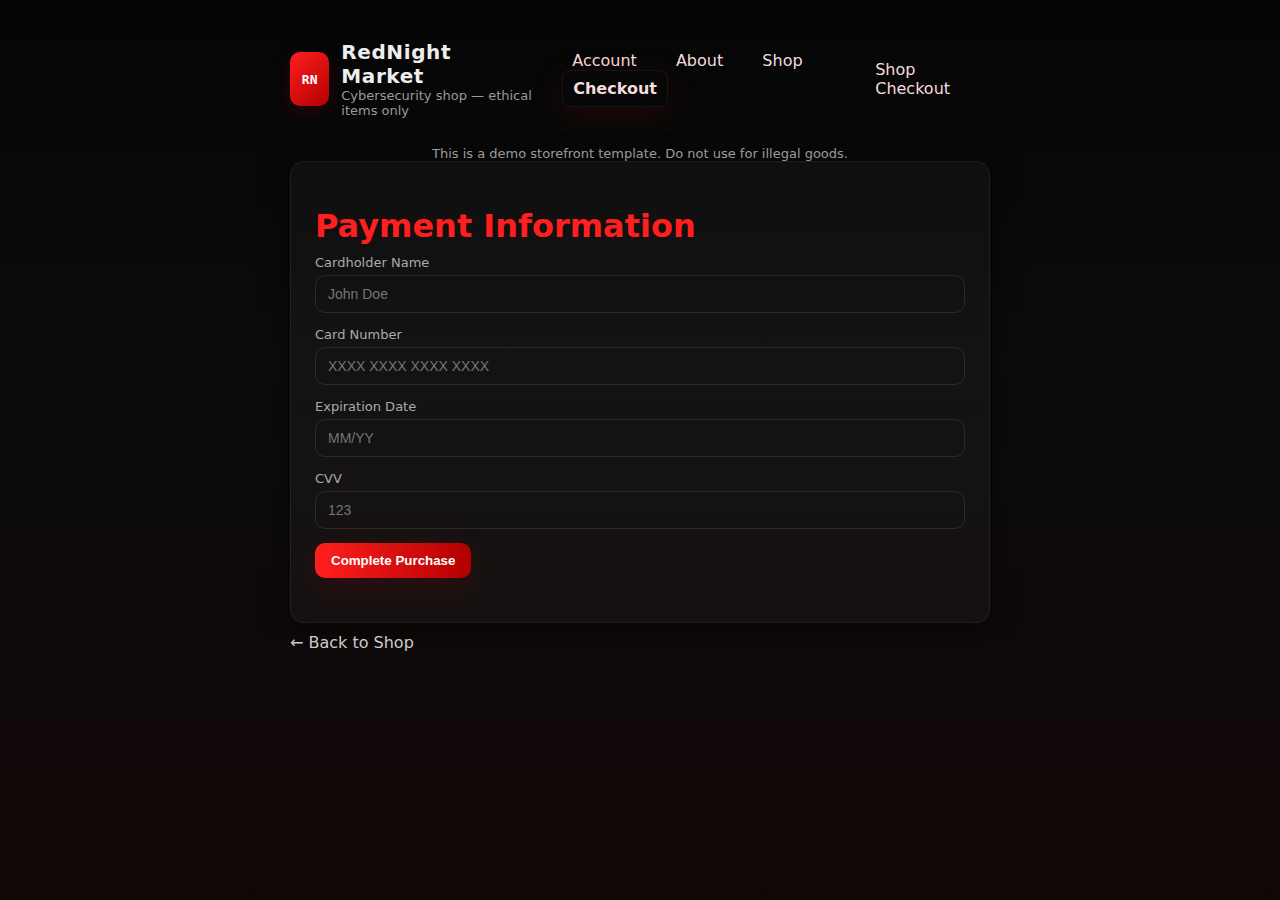
<file: Payment.html>
<!DOCTYPE html>
<!doctype html>
<html lang="en">

<head>
    <meta charset="utf-8" />
    <meta name="viewport" content="width=device-width,initial-scale=1" />
    <title>RedNight — Payment</title>
    <link rel="stylesheet" href="styles.css">
</head>

<body>
    <div class="container">
        <header class="header">
            <div class="brand">
                <div class="logo">RN</div>
                <div>
                    <div class="site-title">RedNight Market</div>
                    <div class="small">Cybersecurity shop — ethical items only</div>
                </div>
            </div>
            <nav class="nav">
                <a href="account.html" target="account.html">Account</a>
                <a href="About.html" target="About.html">About</a>
                <a href="shop.html">Shop</a>
                <a href="#" class="btn ghost" onclick="document.getElementById('cartBox').scrollIntoView({behavior:'smooth'});return false;">Checkout</a>
            </nav>
            <nav class="nav">
                <a href="shop.html">Shop</a>
                <a href="checkout.html">Checkout</a>
            </nav>
        </header>

        

        <footer class="footer">
            This is a demo storefront template. Do not use for illegal goods.
        </footer>
    </div>

    <script src="site.js"></script>
</body>

</html>

<head>
    <meta charset="utf-8" />
    <meta name="viewport" content="width=device-width,initial-scale=1" />
    <title>Payment — RedNight Market</title>
    <style>
        body {
            margin: 0;
            background: linear-gradient(180deg, #050505 0%, #0c0c0c 40%, #120707 100%);
            color: #eee;
            font-family: "Inter", system-ui, Arial;
            padding: 40px;
        }

        .container {
            max-width: 700px;
            margin: auto;
        }

        .card {
            background: rgba(255, 255, 255, 0.03);
            border: 1px solid rgba(255, 255, 255, 0.06);
            border-radius: 14px;
            padding: 24px;
            box-shadow: 0 6px 30px rgba(0, 0, 0, 0.6);
        }

        h1 {
            color: #ff1f1f;
            margin-bottom: 10px;
        }

        label {
            display: block;
            font-size: 13px;
            color: #aaa;
            margin-bottom: 5px;
        }

        input {
            width: 100%;
            padding: 10px 12px;
            border-radius: 10px;
            border: 1px solid rgba(255, 255, 255, 0.1);
            background: transparent;
            color: #fff;
            margin-bottom: 14px;
            font-size: 14px;
        }

        input:focus {
            outline: none;
            border-color: #ff1f1f;
            box-shadow: 0 0 0 2px rgba(255, 31, 31, 0.15);
        }

        .btn {
            display: inline-block;
            background: linear-gradient(90deg, #ff1f1f, #b30000);
            border: none;
            border-radius: 10px;
            padding: 10px 16px;
            color: #fff;
            font-weight: 700;
            cursor: pointer;
            box-shadow: 0 8px 30px rgba(179, 0, 0, 0.18);
        }

        .btn:active {
            transform: translateY(1px)
        }

        .back {
            color: #ccc;
            text-decoration: none;
            margin-top: 10px;
            display: inline-block;
        }

        .small {
            font-size: 13px;
            color: #999
        }
    </style>
</head>

<body>
    <div class="container">
        <div class="card">
            <h1>Payment Information</h1>
            
            <form id="payForm" onsubmit="event.preventDefault(); fakePay();">
                <label>Cardholder Name</label>
                <input required placeholder="John Doe">
                <label>Card Number</label>
                <input required placeholder="XXXX XXXX XXXX XXXX" maxlength="19">
                <label>Expiration Date</label>
                <input required placeholder="MM/YY" maxlength="5">
                <label>CVV</label>
                <input required placeholder="123" maxlength="4">
                <button class="btn" type="submit">Complete Purchase</button>
            </form>
            <div id="msg" style="margin-top:20px;"></div>
        </div>
        <a href="main.html" class="back">← Back to Shop</a>
    </div>

    <script>
        function fakePay() {
            const msg = document.getElementById("msg");
            msg.innerHTML = "<p style='color:#0f0;font-weight:600'>✅ Purchase complete (demo only)</p>";
            setTimeout(() => window.location.href = "index.html", 2000);
        }
    </script>
</body>


</html>
</file>
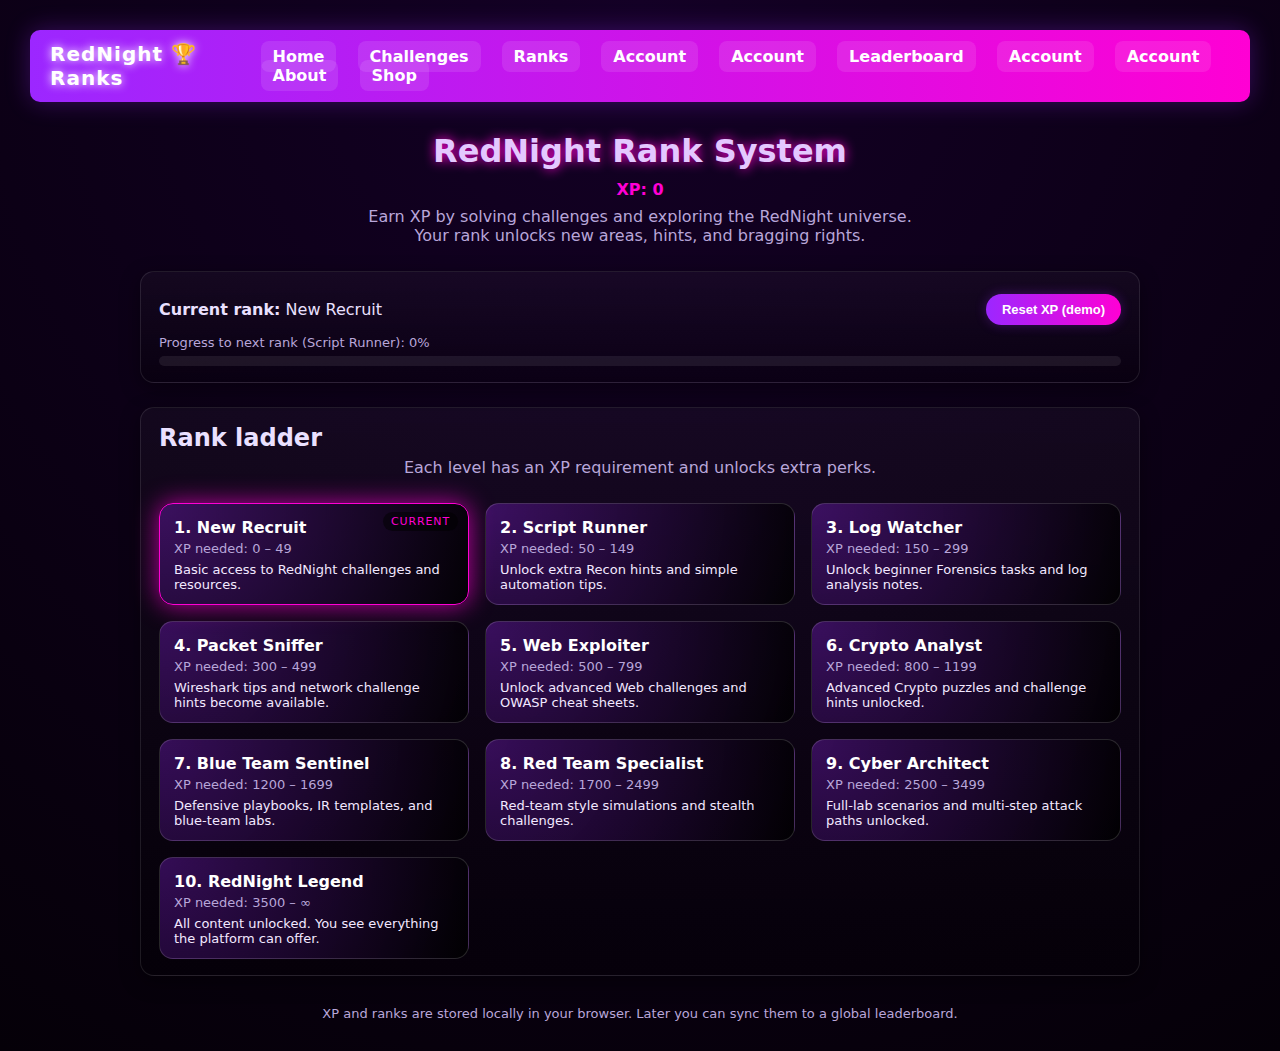
<file: rank.html>
<!doctype html>
<html lang="en">

<head>
    <meta charset="utf-8" />
    <meta name="viewport" content="width=device-width,initial-scale=1" />
    <title>RedNight — Ranks</title>
    <style>
        :root {
            --bg: #0b0013;
            --panel: #120022;
            --accent: #9c27ff;
            --accent2: #ff00d4;
            --text: #eae0ff;
            --muted: #b8a6d9;
            --radius: 14px;
            font-family: 'Inter', system-ui, sans-serif;
        }

        * {
            box-sizing: border-box;
        }

        body {
            margin: 0;
            background: radial-gradient(circle at top, #140026 0%, #050008 100%);
            color: var(--text);
            padding: 30px;
            min-height: 100vh;
        }

        header {
            display: flex;
            justify-content: space-between;
            align-items: center;
            background: linear-gradient(90deg, var(--accent), var(--accent2));
            padding: 12px 20px;
            border-radius: 10px;
            margin-bottom: 30px;
            box-shadow: 0 0 25px rgba(156, 39, 255, 0.3);
        }

        .logo {
            font-weight: 800;
            font-size: 20px;
            color: #fff;
            text-shadow: 0 0 10px #fff;
            letter-spacing: 1px;
        }

        nav a {
            color: #fff;
            text-decoration: none;
            margin-left: 16px;
            font-weight: 600;
            padding: 6px 12px;
            border-radius: 8px;
            background: rgba(255, 255, 255, 0.1);
            transition: 0.2s;
        }

        nav a:hover {
            background: rgba(255, 255, 255, 0.25);
        }

        main {
            max-width: 1000px;
            margin: 0 auto;
        }

        h1 {
            text-align: center;
            font-size: 2em;
            color: #e4c8ff;
            margin-bottom: 10px;
            text-shadow: 0 0 12px var(--accent2);
        }

        .small {
            text-align: center;
            color: var(--muted);
            margin-bottom: 26px;
        }

        #xpDisplay {
            text-align: center;
            font-weight: 700;
            color: var(--accent2);
            margin-bottom: 8px;
        }

        .panel {
            background: linear-gradient(180deg, rgba(255, 255, 255, 0.03), rgba(0, 0, 0, 0.25));
            border-radius: var(--radius);
            border: 1px solid rgba(255, 255, 255, 0.1);
            padding: 16px 18px;
            box-shadow: 0 6px 20px rgba(0, 0, 0, 0.4);
            margin-bottom: 24px;
        }

        /* Progress bar */
        .progress-wrap {
            margin-top: 10px;
            font-size: 13px;
            color: var(--muted);
        }

        .progress-outer {
            width: 100%;
            height: 10px;
            background: rgba(255, 255, 255, 0.08);
            border-radius: 999px;
            overflow: hidden;
            margin-top: 6px;
        }

        .progress-inner {
            height: 100%;
            width: 0%;
            background: linear-gradient(90deg, var(--accent), var(--accent2));
            box-shadow: 0 0 16px rgba(156, 39, 255, 0.7);
            transition: width 0.4s ease;
        }

        /* Rank list */
        .rank-list {
            display: grid;
            grid-template-columns: repeat(auto-fill, minmax(260px, 1fr));
            gap: 16px;
            margin-top: 12px;
        }

        .rank-card {
            background: radial-gradient(circle at top left, rgba(156, 39, 255, 0.3), rgba(0, 0, 0, 0.8));
            border-radius: var(--radius);
            padding: 14px 14px 12px;
            border: 1px solid rgba(255, 255, 255, 0.15);
            position: relative;
            overflow: hidden;
        }

        .rank-card.current {
            box-shadow: 0 0 25px rgba(255, 0, 212, 0.7);
            border-color: var(--accent2);
        }

        .rank-name {
            font-weight: 700;
            font-size: 16px;
            margin-bottom: 4px;
            color: #fff;
        }

        .rank-xp {
            font-size: 13px;
            color: var(--muted);
            margin-bottom: 6px;
        }

        .rank-unlock {
            font-size: 13px;
            color: #f2e8ff;
        }

        .tag {
            position: absolute;
            top: 8px;
            right: 10px;
            padding: 3px 8px;
            border-radius: 999px;
            font-size: 11px;
            background: rgba(0, 0, 0, 0.5);
            color: var(--accent2);
            text-transform: uppercase;
            letter-spacing: 0.08em;
        }

        .cat-btn {
            background: linear-gradient(90deg, var(--accent), var(--accent2));
            color: white;
            font-weight: 700;
            border: none;
            padding: 8px 16px;
            border-radius: 999px;
            cursor: pointer;
            transition: 0.2s;
            box-shadow: 0 0 12px rgba(156, 39, 255, 0.3);
            font-size: 13px;
        }

        .cat-btn:hover {
            transform: translateY(-1px);
            box-shadow: 0 0 20px rgba(255, 0, 212, 0.5);
        }

        .top-actions {
            display: flex;
            justify-content: space-between;
            align-items: center;
            gap: 10px;
            margin-top: 6px;
            flex-wrap: wrap;
        }

        footer {
            text-align: center;
            margin-top: 30px;
            color: var(--muted);
            font-size: 13px;
        }
    </style>
</head>

<body>
    <header>
        <div class="logo">RedNight 🏆 Ranks</div>
        <nav>
            <a href="main.html">Home</a>
            <a href="chalenge.html">Challenges</a>
            <a href="rank.html">Ranks</a>
            <a href="account.html">Account</a>
            <a href="account.html" target="login.html">Account</a>
            <a href="leaderboard.html" target="login.html">Leaderboard</a>
            <a href="account.html" target="login.html">Account</a>
            <a href="account.html" target="login.html">Account</a>
            <a href="about.html" target="about.html">About</a>
            <a href="shop.html">Shop</a>
        </nav>
    </header>

    <main>
        <h1>RedNight Rank System</h1>
        <div id="xpDisplay">XP: 0</div>
        <div class="small">
            Earn XP by solving challenges and exploring the RedNight universe.<br>
            Your rank unlocks new areas, hints, and bragging rights.
        </div>

        <section class="panel">
            <div class="top-actions">
                <div>
                    <strong id="currentRankLabel">Current rank:</strong>
                    <span id="currentRankName">Unranked</span>
                </div>
                <button class="cat-btn" onclick="resetXP()">Reset XP (demo)</button>
            </div>

            <div class="progress-wrap">
                <span id="progressText">Progress to next rank: 0%</span>
                <div class="progress-outer">
                    <div class="progress-inner" id="progressBar"></div>
                </div>
            </div>
        </section>

        <section class="panel">
            <h2 style="margin:0 0 6px 0;">Rank ladder</h2>
            <div class="small">Each level has an XP requirement and unlocks extra perks.</div>

            <div class="rank-list" id="rankList"></div>
        </section>
    </main>

    <footer>
        XP and ranks are stored locally in your browser. Later you can sync them to a global leaderboard.
    </footer>

    <script>
        // Same XP storage used in challenges.html
        let xp = parseInt(localStorage.getItem("userXP") || "0", 10);

        // Define rank ladder
        const RANKS = [
            {
                name: "New Recruit",
                min: 0,
                max: 49,
                unlock: "Basic access to RedNight challenges and resources."
            },
            {
                name: "Script Runner",
                min: 50,
                max: 149,
                unlock: "Unlock extra Recon hints and simple automation tips."
            },
            {
                name: "Log Watcher",
                min: 150,
                max: 299,
                unlock: "Unlock beginner Forensics tasks and log analysis notes."
            },
            {
                name: "Packet Sniffer",
                min: 300,
                max: 499,
                unlock: "Wireshark tips and network challenge hints become available."
            },
            {
                name: "Web Exploiter",
                min: 500,
                max: 799,
                unlock: "Unlock advanced Web challenges and OWASP cheat sheets."
            },
            {
                name: "Crypto Analyst",
                min: 800,
                max: 1199,
                unlock: "Advanced Crypto puzzles and challenge hints unlocked."
            },
            {
                name: "Blue Team Sentinel",
                min: 1200,
                max: 1699,
                unlock: "Defensive playbooks, IR templates, and blue-team labs."
            },
            {
                name: "Red Team Specialist",
                min: 1700,
                max: 2499,
                unlock: "Red-team style simulations and stealth challenges."
            },
            {
                name: "Cyber Architect",
                min: 2500,
                max: 3499,
                unlock: "Full-lab scenarios and multi-step attack paths unlocked."
            },
            {
                name: "RedNight Legend",
                min: 3500,
                max: Infinity,
                unlock: "All content unlocked. You see everything the platform can offer."
            }
        ];

        const xpDisplay = document.getElementById("xpDisplay");
        const currentRankNameEl = document.getElementById("currentRankName");
        const progressText = document.getElementById("progressText");
        const progressBar = document.getElementById("progressBar");
        const rankListEl = document.getElementById("rankList");

        function updateXPDisplay() {
            xpDisplay.textContent = "XP: " + xp;
        }

        function getCurrentRank(xpValue) {
            return RANKS.find(r => xpValue >= r.min && xpValue <= r.max);
        }

        function getNextRank(current) {
            const idx = RANKS.indexOf(current);
            if (idx === -1 || idx === RANKS.length - 1) return null;
            return RANKS[idx + 1];
        }

        function renderRanks() {
            rankListEl.innerHTML = "";
            const curRank = getCurrentRank(xp);
            RANKS.forEach((r, idx) => {
                const card = document.createElement("div");
                card.className = "rank-card";
                if (curRank && curRank.name === r.name) {
                    card.classList.add("current");
                    const tag = document.createElement("div");
                    tag.className = "tag";
                    tag.textContent = "Current";
                    card.appendChild(tag);
                }

                const maxLabel = r.max === Infinity ? "∞" : r.max;

                card.innerHTML += `
          <div class="rank-name">${idx + 1}. ${r.name}</div>
          <div class="rank-xp">XP needed: ${r.min} – ${maxLabel}</div>
          <div class="rank-unlock">${r.unlock}</div>
        `;
                rankListEl.appendChild(card);
            });

            if (curRank) {
                currentRankNameEl.textContent = curRank.name;
            } else {
                currentRankNameEl.textContent = "Unranked";
            }

            updateProgress(curRank);
        }

        function updateProgress(curRank) {
            if (!curRank) {
                progressText.textContent = "Progress to next rank: 0%";
                progressBar.style.width = "0%";
                return;
            }

            const next = getNextRank(curRank);
            if (!next) {
                progressText.textContent = "Max rank reached! 🎉";
                progressBar.style.width = "100%";
                return;
            }

            const span = next.min - curRank.min;
            const done = xp - curRank.min;
            const pct = Math.max(0, Math.min(100, Math.floor((done / span) * 100)));
            progressText.textContent = `Progress to next rank (${next.name}): ${pct}%`;
            progressBar.style.width = pct + "%";
        }

        function resetXP() {
            if (!confirm("Reset your XP to 0? (Demo only)")) return;
            xp = 0;
            localStorage.setItem("userXP", "0");
            updateXPDisplay();
            renderRanks();
        }

        document.addEventListener("DOMContentLoaded", () => {
            updateXPDisplay();
            renderRanks();
        });
    </script>
</body>

</html>
</file>
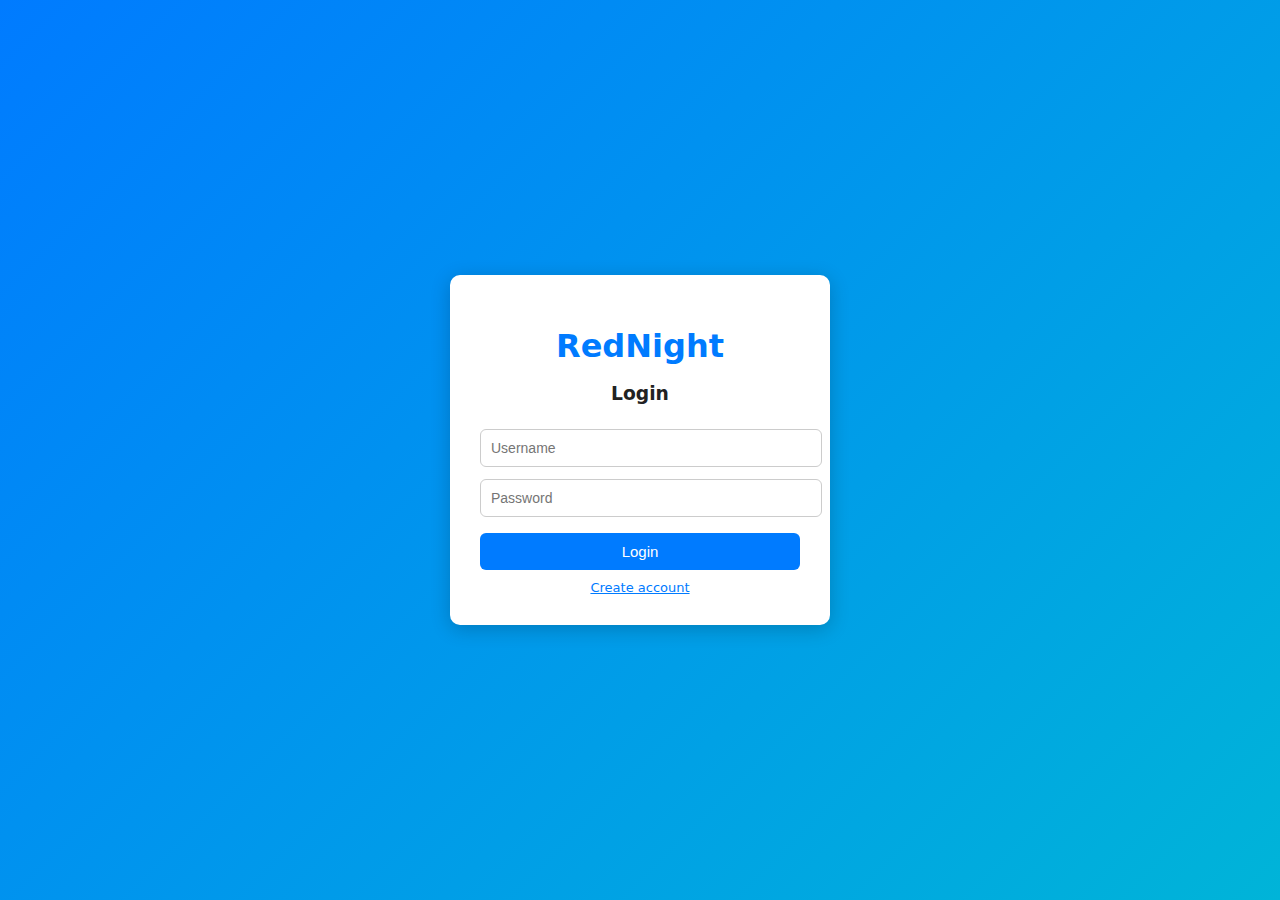
<file: Start.html>
<!doctype html>
<html lang="en">

<head>
    <meta charset="utf-8" />
    <meta name="viewport" content="width=device-width,initial-scale=1" />
    <title>RedNight — Sign In</title>
    <style>
        body {
            font-family: "Inter", system-ui, sans-serif;
            background: linear-gradient(135deg, #007bff, #00b4d8);
            color: #fff;
            display: flex;
            align-items: center;
            justify-content: center;
            height: 100vh;
            margin: 0;
        }

        .card {
            background: #fff;
            color: #222;
            border-radius: 10px;
            padding: 30px;
            width: 320px;
            box-shadow: 0 4px 20px rgba(0, 0, 0, 0.2);
            text-align: center;
        }

        h1 {
            margin-bottom: 10px;
            color: #007bff;
        }

        input {
            width: 100%;
            padding: 10px;
            margin: 6px 0;
            border: 1px solid #ccc;
            border-radius: 6px;
            font-size: 14px;
        }

        button {
            background: #007bff;
            color: #fff;
            border: none;
            border-radius: 6px;
            padding: 10px;
            width: 100%;
            font-size: 15px;
            margin-top: 10px;
            cursor: pointer;
        }

        button:hover {
            background: #0056d2;
        }

        .link {
            font-size: 13px;
            margin-top: 10px;
            display: block;
            color: #007bff;
            cursor: pointer;
            text-decoration: underline;
        }

        .error {
            color: red;
            font-size: 13px;
            margin-top: 6px;
        }

        .success {
            color: green;
            font-size: 13px;
            margin-top: 6px;
        }
    </style>
</head>

<body>

    <div class="card" id="loginCard">
        <h1>RedNight</h1>
        <h3>Login</h3>
        <input id="loginUser" placeholder="Username" />
        <input id="loginPass" type="password" placeholder="Password" />
        <button onclick="login()">Login</button>
        <span class="link" onclick="showRegister()">Create account</span>
        <div id="loginMsg"></div>
    </div>

    <div class="card" id="registerCard" style="display:none;">
        <h1>Register</h1>
        <input id="regUser" placeholder="Choose username" />
        <input id="regPass" type="password" placeholder="Choose password" />
        <button onclick="register()">Register</button>
        <span class="link" onclick="showLogin()">Back to login</span>
        <div id="regMsg"></div>
    </div>

    <script>
        const usernamePattern = /^[A-Za-z0-9]+$/; // only letters and numbers

        function showRegister() {
            document.getElementById('loginCard').style.display = 'none';
            document.getElementById('registerCard').style.display = 'block';
        }
        function showLogin() {
            document.getElementById('registerCard').style.display = 'none';
            document.getElementById('loginCard').style.display = 'block';
        }

        function register() {
            const user = document.getElementById('regUser').value.trim();
            const pass = document.getElementById('regPass').value.trim();
            const msg = document.getElementById('regMsg');

            if (!user || !pass) {
                msg.textContent = "Both fields are required.";
                msg.className = "error";
                return;
            }
            if (!usernamePattern.test(user) || !usernamePattern.test(pass)) {
                msg.textContent = "Only letters and numbers allowed (no symbols).";
                msg.className = "error";
                return;
            }

            const existing = JSON.parse(localStorage.getItem("users") || "{}");
            if (existing[user]) {
                msg.textContent = "Username already exists.";
                msg.className = "error";
                return;
            }

            existing[user] = pass; // store plain for demo
            localStorage.setItem("users", JSON.stringify(existing));
            msg.textContent = "Account created successfully!";
            msg.className = "success";
        }

        function login() {
            const user = document.getElementById('loginUser').value.trim();
            const pass = document.getElementById('loginPass').value.trim();
            const msg = document.getElementById('loginMsg');

            const existing = JSON.parse(localStorage.getItem("users") || "{}");

            if (existing[user] && existing[user] === pass) {
                msg.textContent = "Login successful! Redirecting...";
                msg.className = "success";
                setTimeout(() => {
                    window.location.href = "index.html"; // redirect to your site
                }, 800);
            } else {
                msg.textContent = "Invalid username or password.";
                msg.className = "error";
            }
        }
    </script>

</body>

</html>
</file>
<file: styles.css>
/* styles.css - dark ominous theme */
:root {
    --bg: #070607;
    --panel: #0f0d0f;
    --accent1: #ff1f1f;
    --accent2: #b30000;
    --muted: #9b9b9b;
    --glass: rgba(255, 255, 255, 0.03);
    --card-shadow: 0 6px 30px rgba(0, 0, 0, 0.6);
    --radius: 14px;
    font-family: "Inter", Roboto, system-ui, -apple-system, "Segoe UI", Arial;
}

* {
    box-sizing: border-box
}

html,
body {
    height: 100%
}

body {
    margin: 0;
    background: linear-gradient(180deg, #050505 0%, #0b0b0b 40%, #120707 100%);
    color: #eee;
    -webkit-font-smoothing: antialiased;
    -moz-osx-font-smoothing: grayscale;
    padding: 30px;
}

/* common container */
.container {
    max-width: 980px;
    margin: 0 auto;
}

/* header */
.header {
    display: flex;
    align-items: center;
    justify-content: space-between;
    gap: 16px;
    margin-bottom: 22px;
}

.brand {
    display: flex;
    align-items: center;
    gap: 12px;
}

.logo {
    height: 54px;
    width: 54px;
    border-radius: 10px;
    background: linear-gradient(135deg, var(--accent1), var(--accent2));
    display: flex;
    align-items: center;
    justify-content: center;
    font-weight: 800;
    color: white;
    box-shadow: 0 6px 18px rgba(179, 0, 0, 0.18);
    font-family: monospace;
}

.site-title {
    font-size: 20px;
    font-weight: 700;
    letter-spacing: 0.6px
}

.nav a {
    color: #f3dcdc;
    text-decoration: none;
    margin-left: 14px;
    padding: 8px 10px;
    border-radius: 8px;
}

.nav a:hover {
    background: rgba(255, 31, 31, 0.08)
}

/* card */
.card {
    background: linear-gradient(180deg, rgba(255, 255, 255, 0.02), rgba(0, 0, 0, 0.06));
    border-radius: var(--radius);
    padding: 18px;
    box-shadow: var(--card-shadow);
    border: 1px solid rgba(255, 255, 255, 0.03);
}

/* login grid */
.form-grid {
    display: grid;
    grid-template-columns: 1fr 1fr;
    gap: 12px;
}

.form-grid .full {
    grid-column: 1/-1
}

/* inputs */
label {
    display: block;
    font-size: 12px;
    color: var(--muted);
    margin-bottom: 6px
}

input,
textarea,
select {
    width: 100%;
    padding: 10px 12px;
    border-radius: 10px;
    border: 1px solid rgba(255, 255, 255, 0.05);
    background: transparent;
    color: #fff;
    outline: none;
    font-size: 14px;
}

input:focus {
    box-shadow: 0 0 0 3px rgba(255, 31, 31, 0.08);
    border-color: rgba(255, 31, 31, 0.3)
}

/* buttons */
.btn {
    display: inline-block;
    padding: 10px 16px;
    border-radius: 10px;
    background: linear-gradient(90deg, var(--accent1), var(--accent2));
    color: white;
    font-weight: 700;
    border: none;
    cursor: pointer;
    box-shadow: 0 8px 30px rgba(179, 0, 0, 0.18)
}

.btn.ghost {
    background: transparent;
    border: 1px solid rgba(255, 255, 255, 0.06)
}

.btn:active {
    transform: translateY(1px)
}

/* product grid */
.products {
    display: grid;
    grid-template-columns: repeat(auto-fill, minmax(220px, 1fr));
    gap: 14px;
    margin-top: 14px
}

.product {
    padding: 12px;
    border-radius: 12px;
    background: linear-gradient(180deg, rgba(255, 255, 255, 0.02), rgba(0, 0, 0, 0.04));
    border: 1px solid rgba(255, 255, 255, 0.03)
}

.product .title {
    font-weight: 700;
    margin: 8px 0
}

.product .price {
    color: var(--accent1);
    font-weight: 800;
    font-size: 18px
}

.badge {
    display: inline-block;
    padding: 4px 8px;
    border-radius: 999px;
    background: rgba(255, 31, 31, 0.12);
    color: var(--accent1);
    font-weight: 700;
    font-size: 12px;
    margin-bottom: 8px
}

/* cart summary */
.cart {
    margin-top: 18px;
    padding: 12px;
    border-radius: 10px;
    background: linear-gradient(180deg, rgba(255, 255, 255, 0.01), rgba(0, 0, 0, 0.03));
    border: 1px solid rgba(255, 255, 255, 0.02)
}

/* checkout */
.warning {
    background: linear-gradient(90deg, rgba(179, 0, 0, 0.08), rgba(255, 31, 31, 0.04));
    border-left: 4px solid var(--accent1);
    padding: 12px;
    border-radius: 8px;
    color: #ffdede;
    margin-bottom: 12px;
}

/* small */
.small {
    font-size: 12px;
    color: var(--muted)
}

.center {
    display: flex;
    align-items: center;
    justify-content: center
}

.footer {
    margin-top: 28px;
    color: var(--muted);
    text-align: center;
    font-size: 13px
}
</file>
